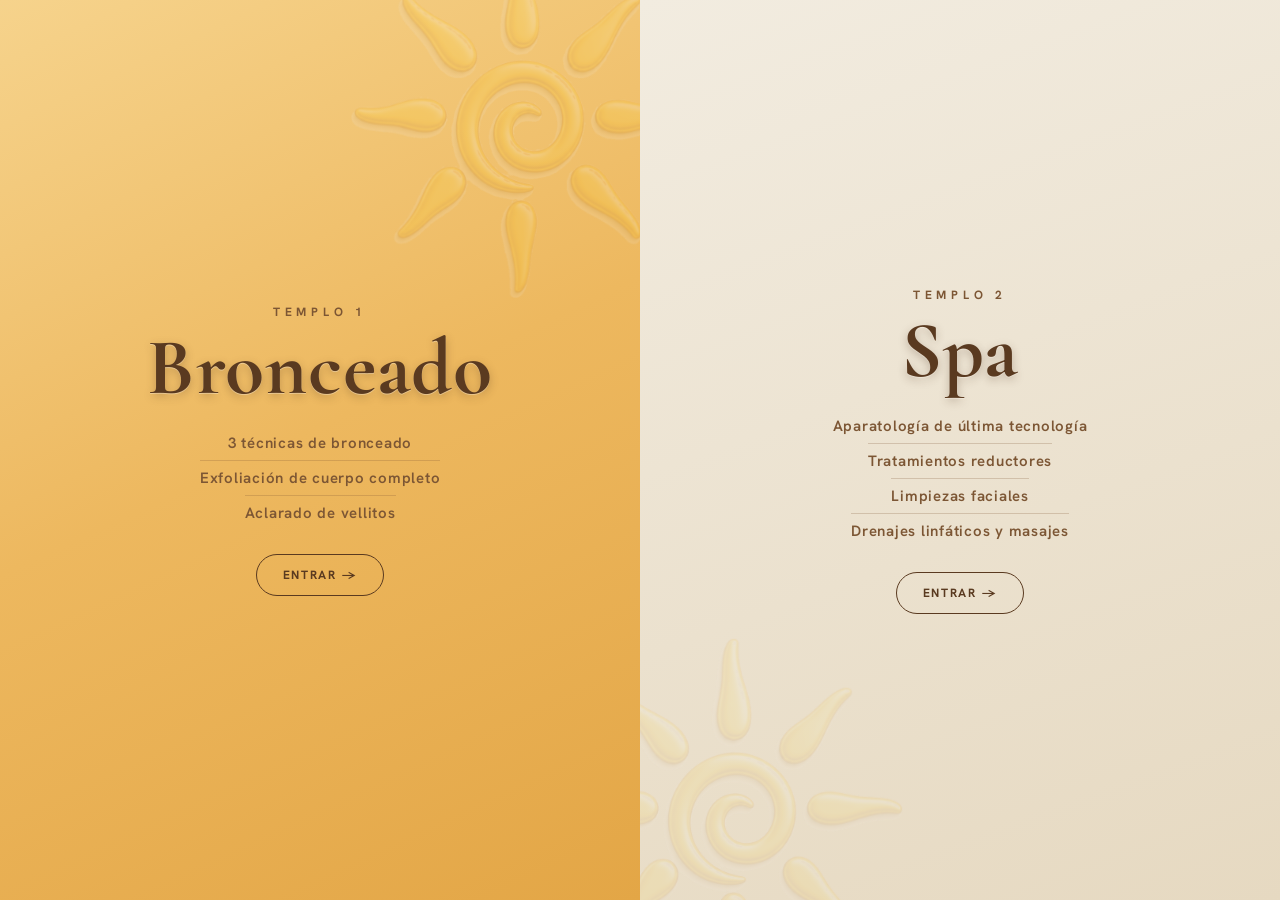
<file: index.html>
<!DOCTYPE html>
<html lang="es">
<head>
<meta charset="UTF-8">
<meta name="viewport" content="width=device-width, initial-scale=1">
<meta http-equiv="refresh" content="0; url=hub/">
<link rel="canonical" href="hub/">
<title>SOLESSA · Bronceado & Spa</title>
</head>
<body style="font-family:system-ui,sans-serif;background:#F0E9DD;color:#5A3A20;display:grid;place-items:center;height:100vh;margin:0">
<p>Redirigiendo a <a href="hub/" style="color:#B8893D">SOLESSA</a>…</p>
</body>
</html>
</file>
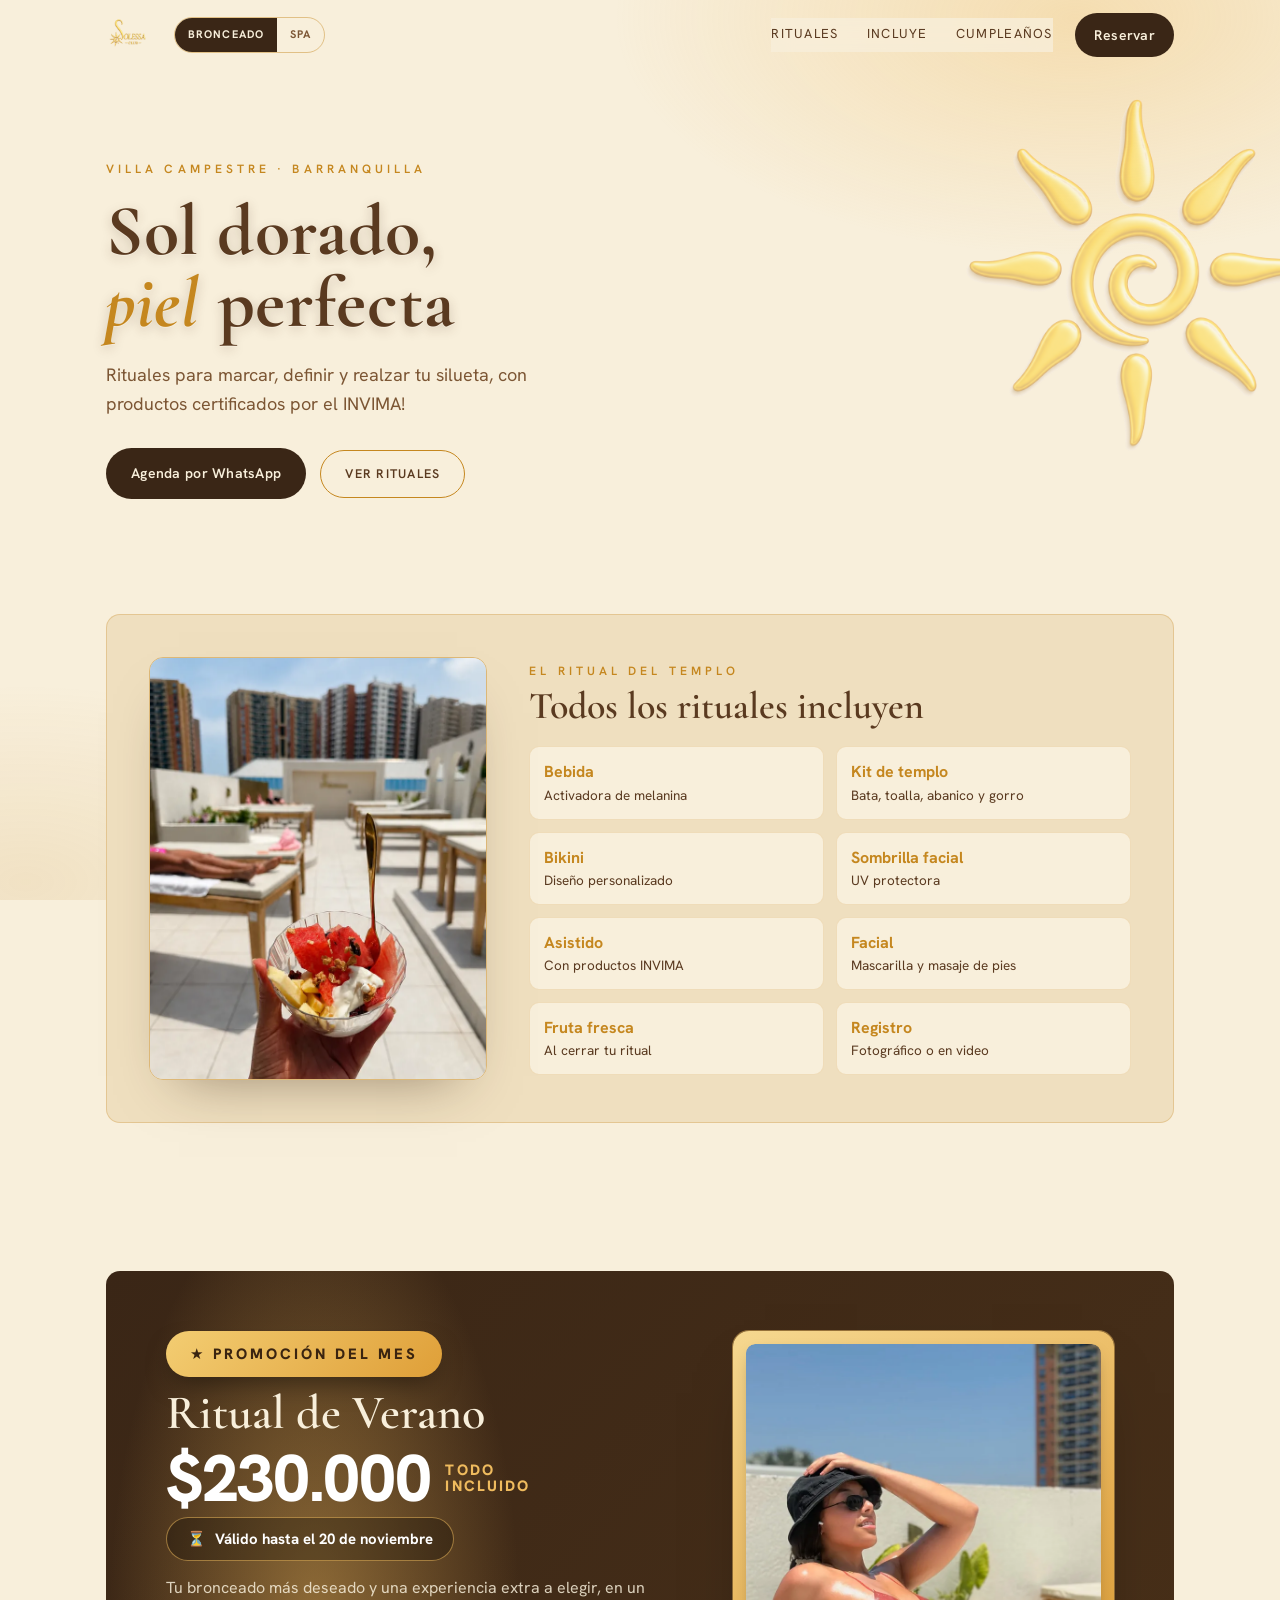
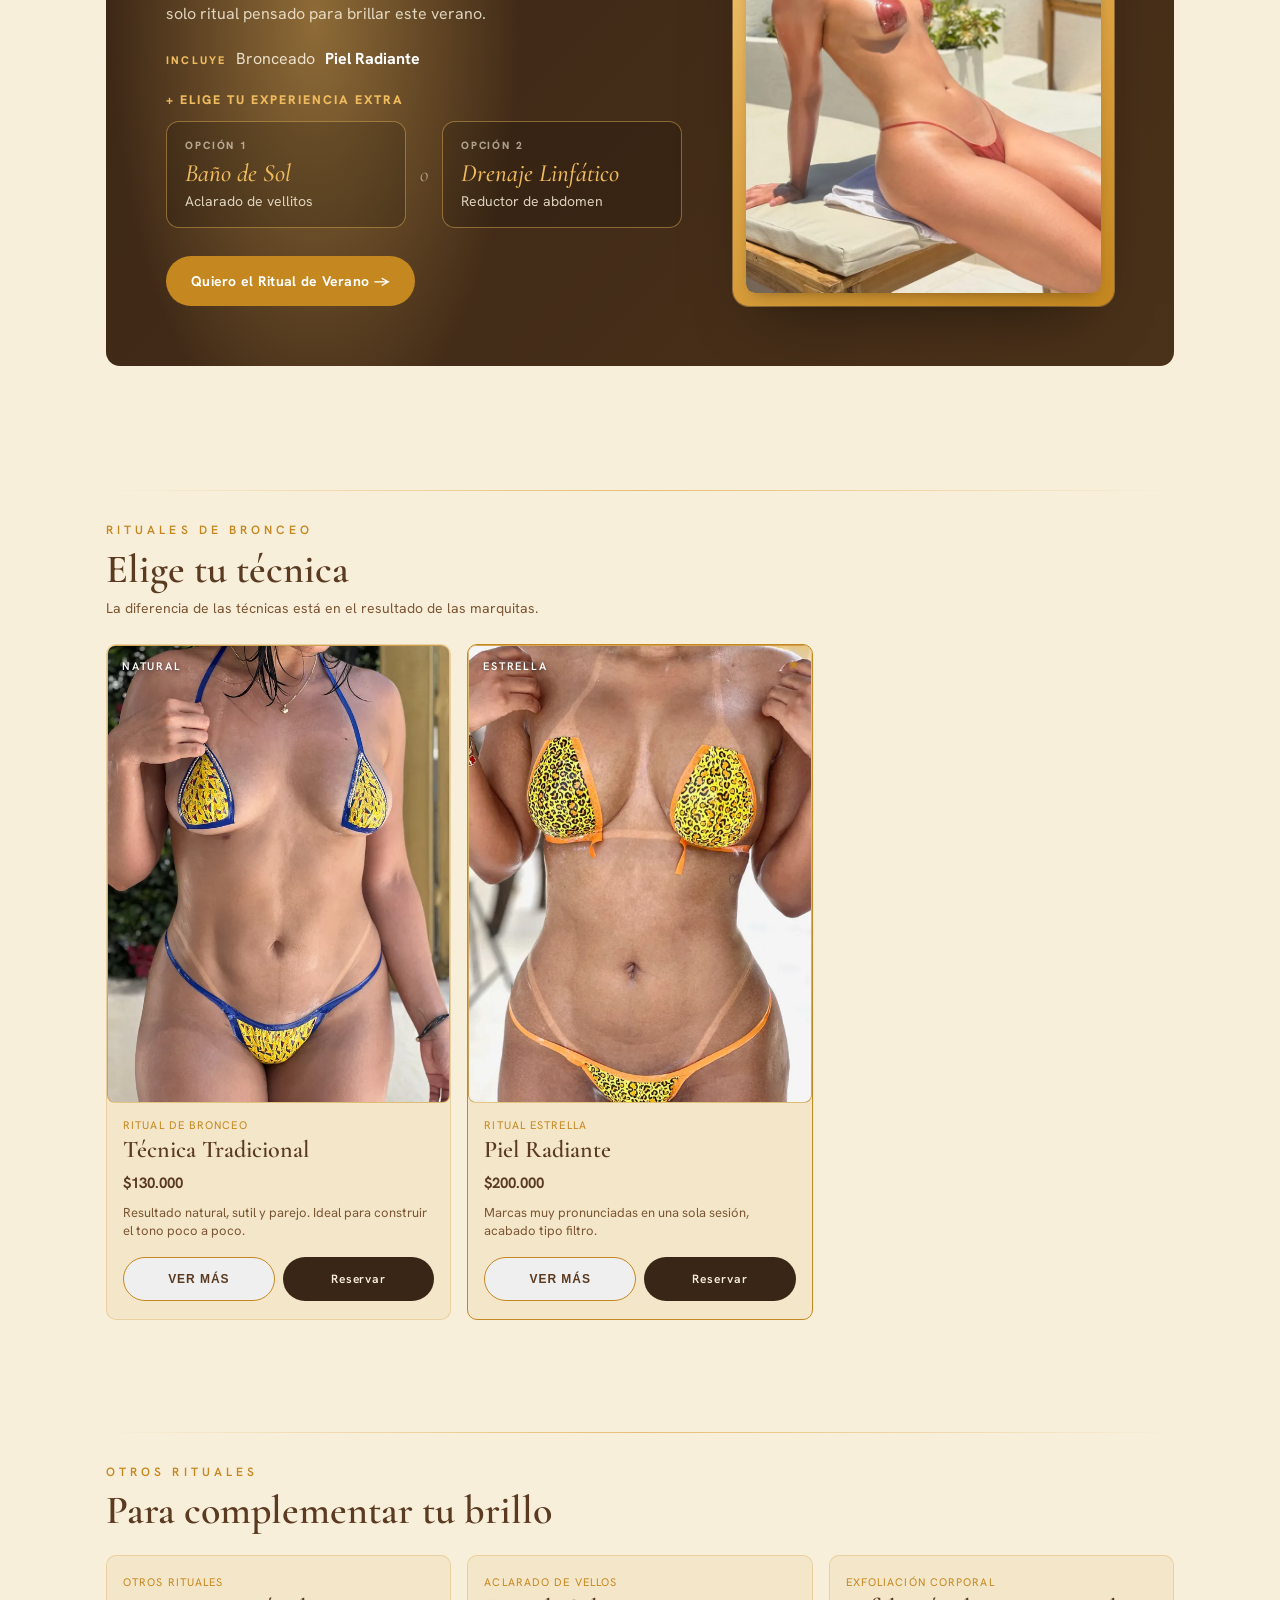
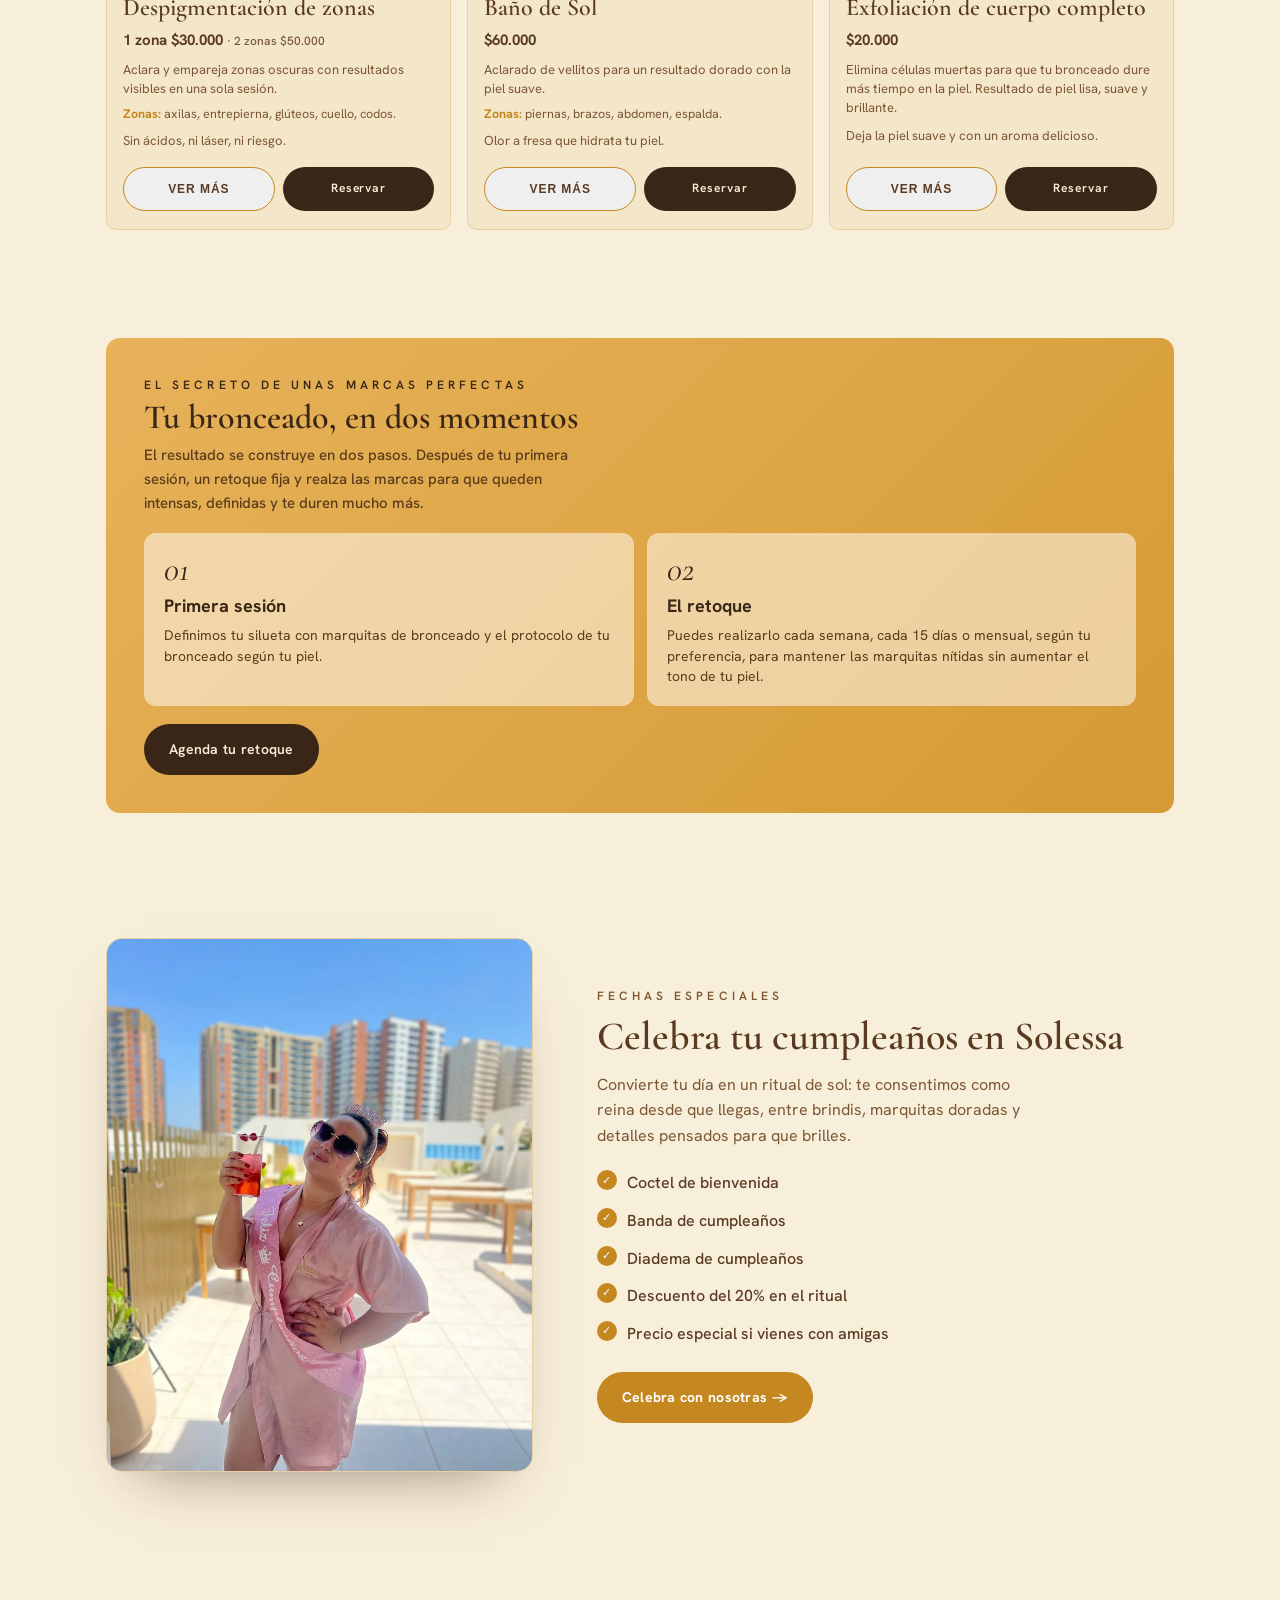
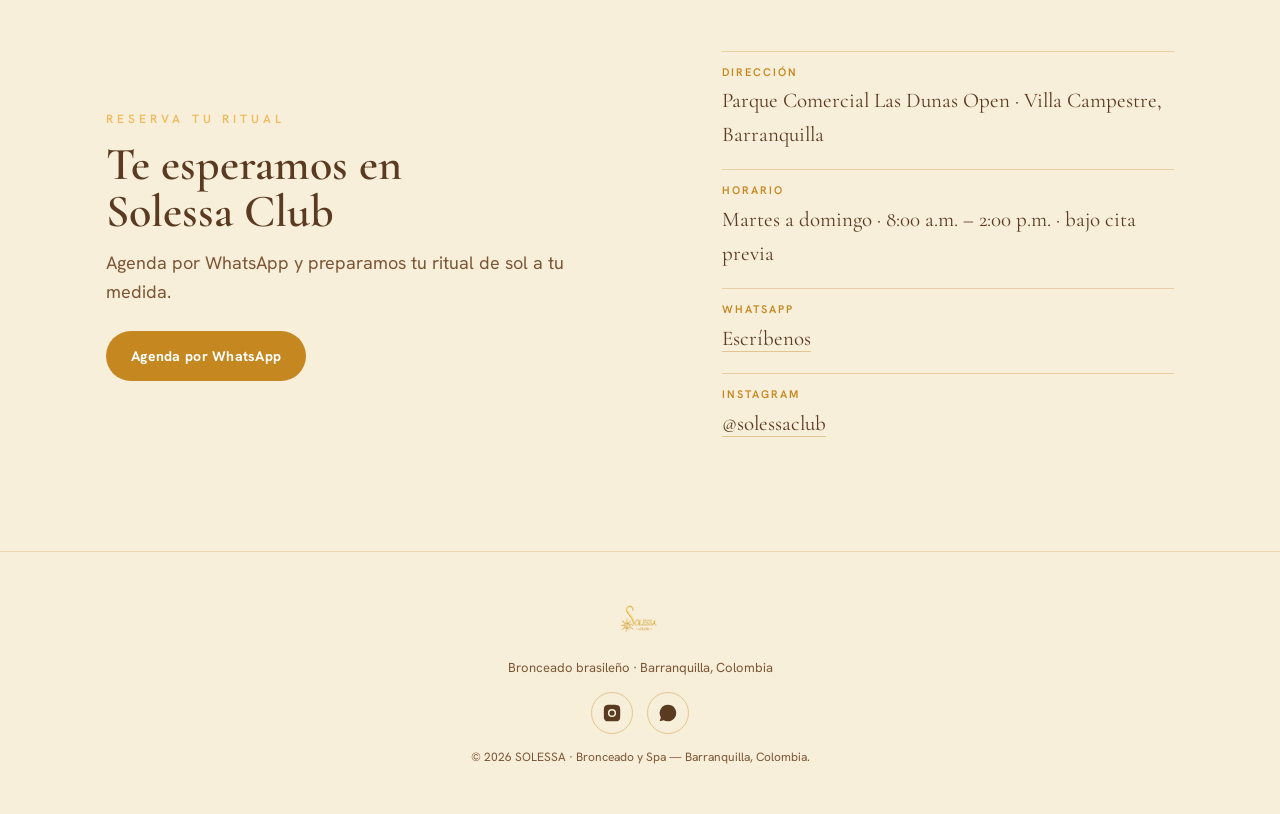
<file: bronceado/index.html>
<!DOCTYPE html>
<html lang="es" style="color-scheme:light">
<head>
<meta charset="UTF-8">
<meta name="viewport" content="width=device-width, initial-scale=1, viewport-fit=cover">
<title>Solessa Bronceado · Bronceado brasileño en Barranquilla</title>
<meta name="description" content="Bronceado brasileño asistido en Barranquilla. Técnica tradicional y Piel Radiante. Productos INVIMA, ritual completo incluido.">
<meta name="theme-color" content="#F8EFDB">
<meta name="color-scheme" content="light">
<link rel="preconnect" href="https://fonts.googleapis.com">
<link rel="preconnect" href="https://fonts.gstatic.com" crossorigin>
<link rel="preconnect" href="https://wa.me">
<link rel="icon" href="assets/img/favicon.png" type="image/png">
<link rel="apple-touch-icon" href="assets/img/favicon.png">
<meta property="og:type" content="website">
<meta property="og:site_name" content="Solessa Bronceado">
<meta property="og:title" content="Solessa Bronceado · Barranquilla">
<meta property="og:description" content="Bronceado brasileño asistido. Técnicas, Piel Radiante y ritual completo incluido.">
<meta property="og:url" content="https://bronceado.solessa.com/">
<meta property="og:image" content="https://bronceado.solessa.com/assets/img/og.png">
<meta property="og:image:width" content="240"><meta property="og:image:height" content="240">
<meta property="og:locale" content="es_CO">
<meta name="twitter:card" content="summary">
<meta name="twitter:title" content="Solessa Bronceado · Barranquilla">
<meta name="twitter:description" content="Bronceado brasileño asistido. Piel Radiante y ritual completo.">
<meta name="twitter:image" content="https://bronceado.solessa.com/assets/img/og.png">
<link rel="stylesheet" href="https://fonts.googleapis.com/css2?family=Cormorant+Garamond:ital,wght@0,400;0,500;0,600;0,700;1,400;1,500&family=Hanken+Grotesk:wght@400;500;600;700;800&display=swap">
<link rel="stylesheet" href="assets/css/styles.css">
</head>
<body>
<a class="skip" href="#main">Saltar al contenido</a>

<div class="splash" id="splash" aria-hidden="true">
  <img src="assets/img/mark-s.png" alt="" width="150" height="294" class="splash__logo">
</div>

<header class="nav" id="nav">
  <div class="nav__in">
    <a class="brand" href="#inicio" aria-label="Solessa Bronceado — inicio" translate="no">
      <img src="assets/img/logo-club.png" alt="Solessa Bronceado" width="120" height="49">
    </a>
    <div class="switch" role="group" aria-label="Cambiar de mundo Solessa" translate="no">
      <span class="switch__opt is-active" aria-current="page">Bronceado</span>
      <a class="switch__opt" data-config-href="worldSpa" href="#">Spa</a>
    </div>
    <nav class="nav__links" aria-label="Principal">
      <a href="#rituales">Rituales</a>
      <a href="#incluye">Incluye</a>
      <a href="#cumpleanos">Cumpleaños</a>
    </nav>
    <a class="btn btn--wa nav__cta" data-wa href="#" aria-label="Escríbenos por WhatsApp"><span>Reservar</span></a>
    <button class="nav__burger" id="burger" aria-label="Abrir menú" aria-expanded="false" aria-controls="drawer"><span></span><span></span><span></span></button>
  </div>
</header>

<div class="drawer" id="drawer" aria-hidden="true">
  <nav class="drawer__nav" aria-label="Menú móvil">
    <div class="switch switch--drawer" role="group" aria-label="Cambiar de mundo Solessa" translate="no">
      <span class="switch__opt is-active" aria-current="page">Bronceado</span>
      <a class="switch__opt" data-config-href="worldSpa" href="#">Spa</a>
    </div>
    <a href="#rituales">Rituales</a>
    <a href="#incluye">Incluye</a>
    <a href="#cumpleanos">Cumpleaños</a>
    <a class="btn btn--wa" data-wa href="#">Reservar por WhatsApp</a>
  </nav>
</div>

<main id="main">
  <section class="hero" id="inicio">
    <div class="seal" aria-hidden="true"><img src="assets/img/sun.png" alt="" width="380" height="394"></div>
    <div class="wrap">
      <div class="hero__copy" data-reveal>
        <p class="eyebrow">Villa Campestre · Barranquilla</p>
        <h1 class="hero__title">Sol dorado,<br><em>piel</em> perfecta</h1>
        <p class="lede">Rituales para marcar, definir y realzar tu silueta, con productos certificados por el INVIMA!</p>
        <div class="row">
          <a class="btn btn--wa" data-wa data-msg="Hola Solessa Bronceado, quiero agendar mi ritual." href="#"><span>Agenda por WhatsApp</span></a>
          <a class="btn btn--ghost" href="#rituales">Ver rituales</a>
        </div>
      </div>
    </div>
  </section>

  <!-- INCLUYE (destacado, bajo el hero) -->
  <section class="incluye" id="incluye">
    <div class="wrap">
      <div class="incluye__card" data-reveal>
        <div class="incluye__photo" aria-hidden="true">
          <img class="incl-slide is-on" src="assets/img/incl-1.webp" width="720" height="1026" alt="">
          <img class="incl-slide" src="assets/img/incl-2.webp" width="720" height="960" alt="" loading="lazy">
          <img class="incl-slide" src="assets/img/incl-3.webp" width="720" height="960" alt="" loading="lazy">
          <img class="incl-slide" src="assets/img/incl-4.webp" width="720" height="960" alt="" loading="lazy">
          <img class="incl-slide" src="assets/img/incl-5.webp" width="720" height="960" alt="" loading="lazy">
          <img class="incl-slide" src="assets/img/incl-6.webp" width="720" height="960" alt="" loading="lazy">
          <img class="incl-slide" src="assets/img/incl-7.webp" width="720" height="870" alt="" loading="lazy">
          <img class="incl-slide" src="assets/img/incl-8.webp" width="720" height="960" alt="" loading="lazy">
          <img class="incl-slide" src="assets/img/incl-9.webp" width="720" height="1013" alt="" loading="lazy">
          <img class="incl-slide" src="assets/img/incl-10.webp" width="720" height="960" alt="" loading="lazy">
        </div>
        <div class="incluye__content">
          <p class="eyebrow">El ritual del templo</p>
          <h2 class="incluye__title">Todos los rituales incluyen</h2>
          <ul class="incluye__grid">
            <li><b>Bebida</b> Activadora de melanina</li>
            <li><b>Kit de templo</b> Bata, toalla, abanico y gorro</li>
            <li><b>Bikini</b> Diseño personalizado</li>
            <li><b>Sombrilla facial</b> UV protectora</li>
            <li><b>Asistido</b> Con productos INVIMA</li>
            <li><b>Facial</b> Mascarilla y masaje de pies</li>
            <li><b>Fruta fresca</b> Al cerrar tu ritual</li>
            <li><b>Registro</b> Fotográfico o en video</li>
          </ul>
        </div>
      </div>
    </div>
  </section>

  <!-- ESTRELLA -->
  <section class="star" id="piel-radiante">
    <div class="wrap">
      <div class="star__card" data-reveal>
        <div class="star__glow" aria-hidden="true"></div>
        <div class="star__body">
          <span class="star__badge">★ Promoción del mes</span>
          <h2 class="star__title">Ritual de Verano</h2>
          <div class="star__pricerow">
            <span class="star__amount">$230.000</span>
            <span class="star__amount-lbl">todo<br>incluido</span>
          </div>
          <span class="star__valid">Válido hasta el 20 de noviembre</span>
          <p class="star__lede">Tu bronceado más deseado y una experiencia extra a elegir, en un solo ritual pensado para brillar este verano.</p>
          <div class="star__includes"><span class="k">Incluye</span> Bronceado <b>Piel Radiante</b></div>
          <p class="star__choose-label">+ Elige tu experiencia extra</p>
          <div class="star__choose">
            <div class="opt"><span class="ok">Opción 1</span><b>Baño de Sol</b><span class="od">Aclarado de vellitos</span></div>
            <div class="oor">o</div>
            <div class="opt"><span class="ok">Opción 2</span><b>Drenaje Linfático</b><span class="od">Reductor de abdomen</span></div>
          </div>
          <a class="btn btn--gold" data-wa data-msg="Hola, quiero el Ritual de Verano (Piel Radiante + experiencia extra)." href="#">Quiero el Ritual de Verano →</a>
        </div>
        <div class="star__photo">
          <picture>
            <source srcset="assets/img/piel-radiante.webp" type="image/webp">
            <img src="assets/img/piel-radiante.jpg" width="900" height="1200" alt="Resultado del bronceado Piel Radiante: piel dorada, hidratada y contorneada" loading="lazy">
          </picture>
        </div>
      </div>
    </div>
  </section>

  <!-- RITUALES -->
  <section class="cat" id="rituales">
    <div class="wrap">
      <hr class="rule" aria-hidden="true">
      <header class="cat__head" data-reveal>
        <p class="eyebrow">Rituales de bronceo</p>
        <h2 class="cat__title">Elige tu técnica</h2>
        <p class="cat__sub">La diferencia de las técnicas está en el resultado de las marquitas.</p>
      </header>
      <div class="grid">
        <article class="card" data-reveal data-name="Técnica Tradicional" data-cat="Ritual de bronceo" data-price="$130.000">
          <div class="ph ph--card">
            <picture class="card__pic"><source srcset="assets/img/t-tradicional.webp" type="image/webp"><img src="assets/img/t-tradicional.jpg" width="640" height="853" alt="Bronceado Técnica Tradicional en Solessa" loading="lazy"></picture>
            <span class="ph__tag">Natural</span>
          </div>
          <div class="card__body">
            <small>Ritual de bronceo</small>
            <h3>Técnica Tradicional</h3>
            <p class="card__price">$130.000</p>
            <p class="card__desc">Resultado natural, sutil y parejo. Ideal para construir el tono poco a poco.</p>
            <div class="card__actions">
              <button class="btn btn--ghost" type="button" data-vermas>Ver más</button>
              <a class="btn btn--wa" data-wa data-msg="Hola, quiero reservar el ritual Técnica Tradicional." href="#">Reservar</a>
            </div>
          </div>
          <div class="card__detail" hidden>
            <p>Resultado natural, sutil y parejo. Ideal para construir el tono poco a poco.</p>
            <div class="m-group"><h4>Con amigas</h4><ul><li>De 2 a 4 amigas <span>$115.000 c/u</span></li><li>Desde 5 amigas <span>Espacio privado + descuento</span></li></ul></div>
            <div class="m-group"><h4>Membresía</h4><ul><li>3 sesiones <span>$350.000</span></li></ul><p class="m-note">Válida 1 mes · personal e intransferible.</p></div>
          </div>
        </article>

        <article class="card card--star" data-reveal data-name="Piel Radiante" data-cat="Ritual estrella" data-price="$200.000">
          <div class="ph ph--card">
            <picture class="card__pic"><source srcset="assets/img/t-radiante.webp" type="image/webp"><img src="assets/img/t-radiante.jpg" width="640" height="753" alt="Bronceado Piel Radiante en Solessa" loading="lazy"></picture>
            <span class="ph__tag">Estrella</span>
          </div>
          <div class="card__body">
            <small>Ritual estrella</small>
            <h3>Piel Radiante</h3>
            <p class="card__price">$200.000</p>
            <p class="card__desc">Marcas muy pronunciadas en una sola sesión, acabado tipo filtro.</p>
            <div class="card__actions">
              <button class="btn btn--ghost" type="button" data-vermas>Ver más</button>
              <a class="btn btn--wa" data-wa data-msg="Hola, quiero reservar el ritual Piel Radiante." href="#">Reservar</a>
            </div>
          </div>
          <div class="card__detail" hidden>
            <p>Marcas muy pronunciadas en una sola sesión. Tono dorado y radiante, acabado tipo filtro, hidratado y parejo. Su resultado puede durar hasta 2 meses.</p>
            <div class="m-group"><h4>Con amigas</h4><ul><li>De 2 a 4 amigas <span>$185.000 c/u</span></li><li>Desde 5 amigas <span>Espacio privado + descuento</span></li></ul></div>
            <div class="m-group"><h4>Para mantenerlo</h4><p class="m-note">Te recomendamos un retoque tras la primera sesión para conservar las marcas intensas y definidas.</p></div>
          </div>
        </article>
      </div>
    </div>
  </section>

  <!-- OTROS RITUALES -->
  <section class="cat">
    <div class="wrap">
      <hr class="rule" aria-hidden="true">
      <header class="cat__head" data-reveal>
        <p class="eyebrow">Otros rituales</p>
        <h2 class="cat__title">Para complementar tu brillo</h2>
      </header>
      <div class="grid">
        <article class="card card--noimg" data-reveal data-name="Despigmentación de zonas" data-cat="Otros rituales" data-price="Desde $30.000">
          <div class="card__body">
            <small>Otros rituales</small>
            <h3>Despigmentación de zonas</h3>
            <p class="card__price">1 zona $30.000 <small>· 2 zonas $50.000</small></p>
            <p class="card__desc">Aclara y empareja zonas oscuras con resultados visibles en una sola sesión.</p>
            <p class="card__desc card__zones"><b>Zonas:</b> axilas, entrepierna, glúteos, cuello, codos.</p>
            <p class="card__desc">Sin ácidos, ni láser, ni riesgo.</p>
            <div class="card__actions">
              <button class="btn btn--ghost" type="button" data-vermas>Ver más</button>
              <a class="btn btn--wa" data-wa data-msg="Hola, quiero reservar Despigmentación de zonas." href="#">Reservar</a>
            </div>
          </div>
          <div class="card__detail" hidden>
            <p>Aclara y empareja zonas oscuras. Sin ácidos, sin láser, sin riesgo.</p>
            <div class="m-group"><h4>Zonas a elegir</h4><p class="m-note">Axilas, entrepierna, glúteos, rodillas, codos, cuello.</p></div>
            <div class="m-group"><h4>Precios</h4><ul><li>1 zona <span>$30.000</span></li><li>2 zonas <span>$50.000</span></li></ul></div>
            <div class="m-group"><h4>Antes de tu cita</h4><p class="m-note">No te rasures 2 días antes. Evita láser 15 días antes y después.</p></div>
          </div>
        </article>

        <article class="card card--noimg" data-reveal data-name="Baño de Sol" data-cat="Aclarado de vellos" data-price="$60.000">
          <div class="card__body">
            <small>Aclarado de vellos</small>
            <h3>Baño de Sol</h3>
            <p class="card__price">$60.000</p>
            <p class="card__desc">Aclarado de vellitos para un resultado dorado con la piel suave.</p>
            <p class="card__desc card__zones"><b>Zonas:</b> piernas, brazos, abdomen, espalda.</p>
            <p class="card__desc">Olor a fresa que hidrata tu piel.</p>
            <div class="card__actions">
              <button class="btn btn--ghost" type="button" data-vermas>Ver más</button>
              <a class="btn btn--wa" data-wa data-msg="Hola, quiero reservar el Baño de Sol." href="#">Reservar</a>
            </div>
          </div>
          <div class="card__detail" hidden>
            <p>Aclara los vellos del cuerpo. Acabado dorado y aroma a fresa.</p>
            <div class="m-group"><h4>Zonas</h4><p class="m-note">Brazos, espalda, piernas, abdomen.</p></div>
            <div class="m-group"><h4>Ideal si</h4><p class="m-note">Quieres reducir vellos sin depilarte, o complementar tu bronceo.</p></div>
          </div>
        </article>

        <article class="card card--noimg" data-reveal data-name="Exfoliación de cuerpo completo" data-cat="Exfoliación corporal" data-price="$20.000">
          <div class="card__body">
            <small>Exfoliación corporal</small>
            <h3>Exfoliación de cuerpo completo</h3>
            <p class="card__price">$20.000</p>
            <p class="card__desc">Elimina células muertas para que tu bronceado dure más tiempo en la piel. Resultado de piel lisa, suave y brillante.</p>
            <p class="card__desc">Deja la piel suave y con un aroma delicioso.</p>
            <div class="card__actions">
              <button class="btn btn--ghost" type="button" data-vermas>Ver más</button>
              <a class="btn btn--wa" data-wa data-msg="Hola, quiero reservar la Exfoliación de cuerpo completo." href="#">Reservar</a>
            </div>
          </div>
          <div class="card__detail" hidden>
            <p>Exfoliación corporal. Piel lisa, renovada, con acabado tipo filtro.</p>
            <div class="m-group"><h4>Ideal si</h4><p class="m-note">Quieres preparar tu piel antes del bronceo o solo renovarla.</p></div>
            <div class="m-group"><h4>Tip</h4><p class="m-note">Exfoliación primero, luego bronceo: mejor adherencia y duración. Producto con registro INVIMA.</p></div>
          </div>
        </article>
      </div>
    </div>
  </section>

  <!-- RETOQUE -->
  <section class="retoque">
    <div class="wrap">
      <div class="retoque__card" data-reveal>
        <p class="eyebrow" style="color:var(--bronze)">El secreto de unas marcas perfectas</p>
        <h2 class="retoque__title">Tu bronceado, en dos momentos</h2>
        <p class="retoque__lede">El resultado se construye en dos pasos. Después de tu primera sesión, un retoque fija y realza las marcas para que queden intensas, definidas y te duren mucho más.</p>
        <div class="retoque__steps">
          <div class="step"><div class="num">01</div><h4>Primera sesión</h4><p>Definimos tu silueta con marquitas de bronceado y el protocolo de tu bronceado según tu piel.</p></div>
          <div class="step"><div class="num">02</div><h4>El retoque</h4><p>Puedes realizarlo cada semana, cada 15 días o mensual, según tu preferencia, para mantener las marquitas nítidas sin aumentar el tono de tu piel.</p></div>
        </div>
        <a class="btn btn--wa" data-wa data-msg="Hola, quiero agendar mi retoque de bronceado." href="#">Agenda tu retoque</a>
      </div>
    </div>
  </section>

  <!-- CUMPLEAÑOS -->
  <section class="bday" id="cumpleanos">
    <div class="wrap bday__grid">
      <div class="bday__media" data-reveal>
        <img class="bday-slide is-on" src="assets/img/cumple-1.webp" width="760" height="1013" alt="Clienta celebrando su cumpleaños en Solessa" loading="lazy">
        <img class="bday-slide" src="assets/img/cumple-2.webp" width="760" height="1013" alt="" loading="lazy">
        <img class="bday-slide" src="assets/img/cumple-3.webp" width="760" height="1013" alt="" loading="lazy">
        <img class="bday-slide" src="assets/img/cumple-4.webp" width="760" height="1013" alt="" loading="lazy">
        <img class="bday-slide" src="assets/img/cumple-5.webp" width="760" height="1013" alt="" loading="lazy">
      </div>
      <div class="bday__copy" data-reveal>
        <p class="eyebrow eyebrow--sun">Fechas especiales</p>
        <h2 class="bday__title">Celebra tu cumpleaños en Solessa</h2>
        <p>Convierte tu día en un ritual de sol: te consentimos como reina desde que llegas, entre brindis, marquitas doradas y detalles pensados para que brilles.</p>
        <ul class="bday__list">
          <li>Coctel de bienvenida</li>
          <li>Banda de cumpleaños</li>
          <li>Diadema de cumpleaños</li>
          <li>Descuento del 20% en el ritual</li>
          <li>Precio especial si vienes con amigas</li>
        </ul>
        <a class="btn btn--gold" data-wa data-msg="Hola, quiero celebrar mi cumpleaños en Solessa." href="#">Celebra con nosotras →</a>
      </div>
    </div>
  </section>

  <!-- CONTACTO -->
  <section class="contact" id="contacto">
    <div class="wrap contact__grid">
      <div class="contact__copy" data-reveal>
        <p class="eyebrow eyebrow--sun">Reserva tu ritual</p>
        <h2 class="contact__title">Te esperamos en<br>Solessa Club</h2>
        <p class="lede">Agenda por WhatsApp y preparamos tu ritual de sol a tu medida.</p>
        <a class="btn btn--gold" data-wa data-msg="Hola Solessa Bronceado, quiero agendar mi ritual." href="#">Agenda por WhatsApp</a>
      </div>
      <dl class="contact__info" data-reveal>
        <div><dt>Dirección</dt><dd data-config="address">Barranquilla, Colombia</dd></div>
        <div><dt>Horario</dt><dd data-config="hours">Martes a domingo · 8:00 a.m. – 2:00 p.m. · bajo cita previa</dd></div>
        <div><dt>WhatsApp</dt><dd><a data-wa data-config="phoneText" href="#">Escríbenos</a></dd></div>
        <div><dt>Instagram</dt><dd><a data-config="instagram" data-config-href="instagramUrl" href="#" target="_blank" rel="noopener">@solessaclub</a></dd></div>
      </dl>
    </div>
  </section>
</main>

<footer>
  <div class="wrap foot__in">
    <a class="brand" href="#inicio" aria-label="Solessa Bronceado — inicio" translate="no"><img src="assets/img/logo-club.png" alt="Solessa Bronceado" width="110" height="45" loading="lazy"></a>
    <p class="foot__tag">Bronceado brasileño · Barranquilla, Colombia</p>
    <div class="foot__social">
      <a data-config-href="instagramUrl" href="#" target="_blank" rel="noopener" aria-label="Instagram"><svg viewBox="0 0 24 24" width="20" height="20" aria-hidden="true"><path fill="currentColor" d="M12 2.2c3.2 0 3.6 0 4.9.1 1.2.1 1.8.2 2.2.4.6.2 1 .5 1.4.9.4.4.7.8.9 1.4.2.4.3 1 .4 2.2.1 1.3.1 1.7.1 4.9s0 3.6-.1 4.9c-.1 1.2-.2 1.8-.4 2.2-.2.6-.5 1-.9 1.4-.4.4-.8.7-1.4.9-.4.2-1 .3-2.2.4-1.3.1-1.7.1-4.9.1s-3.6 0-4.9-.1c-1.2-.1-1.8-.2-2.2-.4a3.8 3.8 0 0 1-1.4-.9 3.8 3.8 0 0 1-.9-1.4c-.2-.4-.3-1-.4-2.2C2.2 15.6 2.2 15.2 2.2 12s0-3.6.1-4.9c.1-1.2.2-1.8.4-2.2.2-.6.5-1 .9-1.4.4-.4.8-.7 1.4-.9.4-.2 1-.3 2.2-.4C8.4 2.2 8.8 2.2 12 2.2Zm0 4.9a4.9 4.9 0 1 0 0 9.8 4.9 4.9 0 0 0 0-9.8Zm0 8a3.1 3.1 0 1 1 0-6.2 3.1 3.1 0 0 1 0 6.2Zm6.2-8.2a1.1 1.1 0 1 1-2.3 0 1.1 1.1 0 0 1 2.3 0Z"/></svg></a>
      <a data-wa href="#" aria-label="WhatsApp"><svg viewBox="0 0 24 24" width="20" height="20" aria-hidden="true"><path fill="currentColor" d="M12 2a10 10 0 0 0-8.6 15.1L2 22l4.9-1.3A10 10 0 1 0 12 2Z"/></svg></a>
    </div>
    <p class="foot__legal">© <span id="year">2026</span> <span translate="no">SOLESSA</span> · Bronceado y Spa — Barranquilla, Colombia.</p>
  </div>
</footer>

<!-- MODAL -->
<div class="modal" id="modal" aria-hidden="true">
  <div class="modal__overlay" data-close></div>
  <div class="modal__panel" role="dialog" aria-modal="true" aria-labelledby="modalTitle">
    <button class="modal__close" data-close aria-label="Cerrar">&times;</button>
    <div class="modal__body">
      <small class="modal__cat" id="modalCat"></small>
      <h3 id="modalTitle"></h3>
      <p class="modal__price" id="modalPrice"></p>
      <div class="modal__detail" id="modalDetail"></div>
      <a class="btn btn--gold" id="modalWa" data-wa href="#">Agendar este ritual</a>
    </div>
  </div>
</div>

<div class="lightbox" id="lightbox" aria-hidden="true">
  <button class="lightbox__close" data-lbclose aria-label="Cerrar">&times;</button>
  <div class="lightbox__stage"><div class="ph ph--lb"><span class="ph__tag" id="lbTag">foto</span></div></div>
</div>

<script src="assets/js/main.js" defer></script>
</body>
</html>
</file>
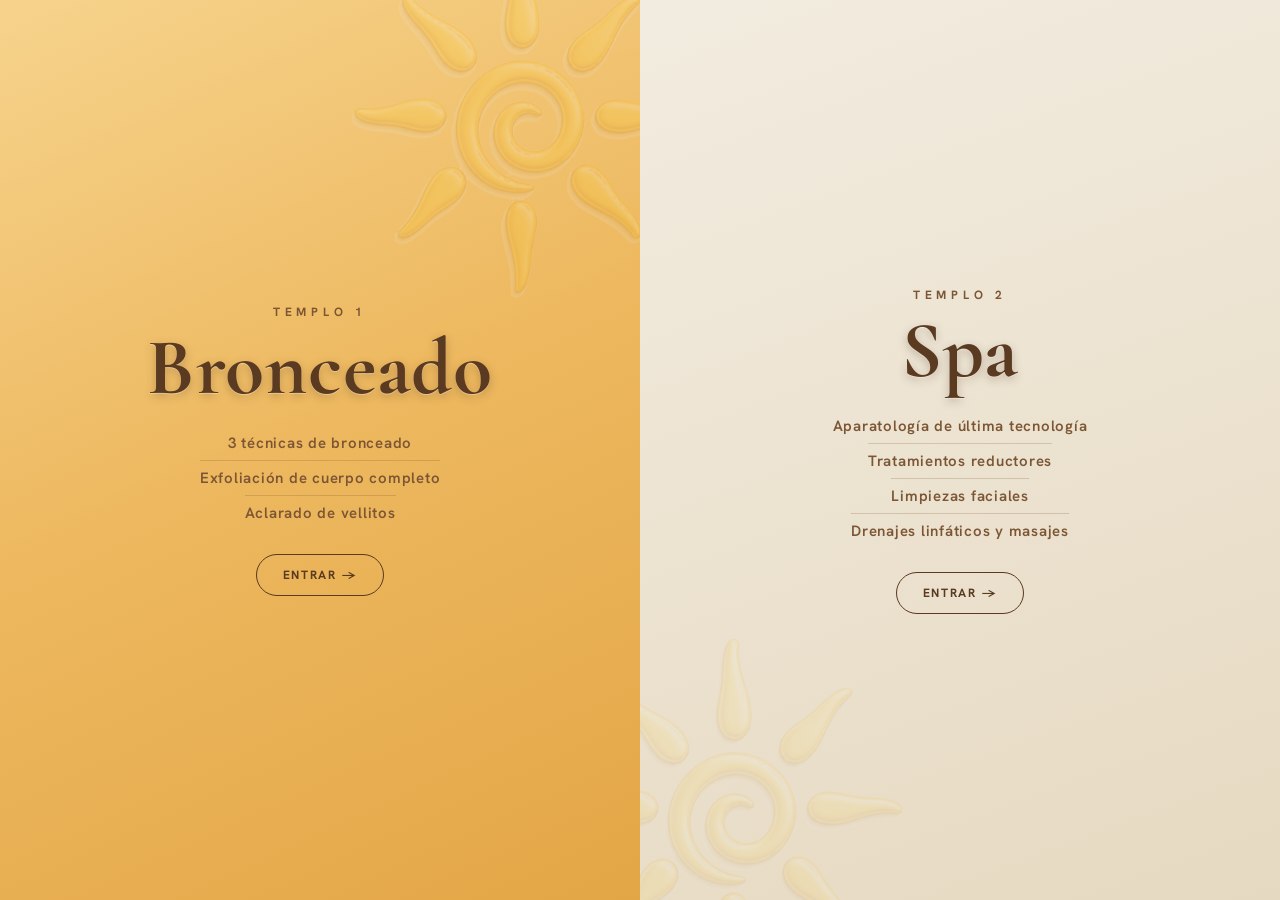
<file: hub/index.html>
<!DOCTYPE html>
<html lang="es" style="color-scheme:light">
<head>
<meta charset="UTF-8">
<meta name="viewport" content="width=device-width, initial-scale=1, viewport-fit=cover">
<title>SOLESSA · Elige tu templo</title>
<meta name="description" content="SOLESSA — dos templos: Bronceado brasileño y Spa de estética y bienestar en Barranquilla.">
<meta name="theme-color" content="#EDB85F">
<link rel="icon" href="assets/img/favicon.png" type="image/png">
<link rel="preconnect" href="https://fonts.googleapis.com">
<link rel="preconnect" href="https://fonts.gstatic.com" crossorigin>
<link href="https://fonts.googleapis.com/css2?family=Cormorant+Garamond:ital,wght@0,500;0,600;0,700;1,400&family=Hanken+Grotesk:wght@400;500;600;700&display=swap" rel="stylesheet">
<style>
  *{box-sizing:border-box;margin:0;padding:0}
  a{color:inherit;text-decoration:none}
  :root{--display:"Cormorant Garamond",serif;--ui:"Hanken Grotesk",system-ui,sans-serif;
    --cafe:#5A3A20;--cafe-soft:#7C5634;--ease:cubic-bezier(.22,.61,.36,1)}
  html,body{height:100%}
  body{font-family:var(--ui);overflow:hidden;color:var(--cafe);-webkit-font-smoothing:antialiased;-webkit-tap-highlight-color:transparent}

  .hub{display:flex;height:100dvh;width:100%}
  .side{position:relative;flex:1;display:flex;flex-direction:column;align-items:center;justify-content:center;
    text-align:center;padding:clamp(24px,5vw,48px);cursor:pointer;overflow:hidden;transition:flex .6s var(--ease)}
  .side>*{position:relative;z-index:1}
  .side__sun{position:absolute;width:min(66%,340px);opacity:.16;pointer-events:none;z-index:0}
  .bronceado{background:linear-gradient(155deg,#F6D38C 0%,#EDB85F 48%,#E3A646 100%)}
  .bronceado .side__sun{right:-8%;top:-6%;animation:spin 120s linear infinite}
  .spa{background:linear-gradient(160deg,#F2ECE0 0%,#E6D9C1 100%)}
  .spa .side__sun{left:-12%;bottom:-10%;opacity:.1;animation:spin 150s linear infinite reverse}

  .tlabel{font-size:12px;letter-spacing:.4em;text-transform:uppercase;color:var(--cafe-soft);font-weight:700;margin-bottom:8px}
  .label{font-family:var(--display);font-weight:700;font-size:clamp(46px,7vw,80px);line-height:1;letter-spacing:.01em;
    color:var(--cafe);text-shadow:0 1px 0 rgba(255,250,240,.35),0 3px 10px rgba(74,46,24,.28)}
  .desc{list-style:none;margin-top:18px;display:flex;flex-direction:column;align-items:center;color:var(--cafe-soft);font-weight:600;letter-spacing:.05em;font-size:clamp(12.5px,1.5vw,15px)}
  .desc li{padding:7px 0}
  .desc li+li{border-top:1px solid rgba(124,86,52,.24)}
  .enter{margin-top:24px;display:inline-flex;align-items:center;gap:8px;border:1.5px solid var(--cafe);border-radius:999px;
    padding:12px 26px;font-size:12px;letter-spacing:.14em;text-transform:uppercase;font-weight:700;color:var(--cafe);transition:background .25s,color .25s}
  .enter:hover{background:var(--cafe);color:#F6E9D4}
  .badge{display:inline-block;font-size:10.5px;letter-spacing:.24em;text-transform:uppercase;font-weight:700;color:var(--cafe);
    border:1px solid rgba(90,58,32,.5);border-radius:999px;padding:5px 13px;margin-bottom:14px}
  .countdown{display:flex;gap:14px;margin-top:22px}
  .cd-unit{display:flex;flex-direction:column;align-items:center;min-width:44px}
  .cd-unit b{font-family:var(--display);font-weight:700;font-size:clamp(28px,3.4vw,40px);line-height:1;color:var(--cafe);font-variant-numeric:tabular-nums}
  .cd-unit span{font-size:10px;letter-spacing:.16em;text-transform:uppercase;color:var(--cafe-soft);margin-top:5px}

  @media (hover:hover) and (min-width:701px){
    .hub:hover .side{flex:.9}
    .hub:hover .side:hover{flex:1.22}
  }
  @media (max-width:700px){
    .side{padding:26px 12px}
    .label{font-size:clamp(21px,6.4vw,30px)}
    .tlabel{font-size:10px;letter-spacing:.22em}
    .desc{margin-top:12px;font-size:10px;letter-spacing:.01em}
    .desc li{padding:5px 2px;line-height:1.25}
    .enter{margin-top:16px;padding:10px 15px;font-size:10.5px;letter-spacing:.1em}
    .badge{font-size:9px;padding:4px 9px;letter-spacing:.16em;margin-bottom:10px}
    .countdown{gap:6px;margin-top:16px}
    .cd-unit{min-width:32px}
    .cd-unit b{font-size:20px}
    .cd-unit span{font-size:8.5px;letter-spacing:.08em}
    .side__sun{width:min(95%,230px)}
  }
  @keyframes spin{to{transform:rotate(360deg)}}
  @media (prefers-reduced-motion:reduce){.side__sun{animation:none}.side,.soon-msg{transition:none}}
</style>
</head>
<body>
  <div class="hub">
    <!-- TEMPLO 1 · BRONCEADO ( enlace: local para pruebas; cambiar a la URL real al desplegar) -->
    <a class="side bronceado" href="../bronceado/">
      <img class="side__sun" src="assets/img/sun.png" alt="" aria-hidden="true">
      <p class="tlabel">Templo 1</p>
      <h2 class="label">Bronceado</h2>
      <ul class="desc">
        <li>3 técnicas de bronceado</li>
        <li>Exfoliación de cuerpo completo</li>
        <li>Aclarado de vellitos</li>
      </ul>
      <span class="enter">Entrar →</span>
    </a>

    <!-- TEMPLO 2 · SPA -->
    <a class="side spa" href="../spa/">
      <img class="side__sun" src="assets/img/sun.png" alt="" aria-hidden="true">
      <p class="tlabel">Templo 2</p>
      <h2 class="label">Spa</h2>
      <ul class="desc">
        <li>Aparatología de última tecnología</li>
        <li>Tratamientos reductores</li>
        <li>Limpiezas faciales</li>
        <li>Drenajes linfáticos y masajes</li>
      </ul>
      <span class="enter">Entrar →</span>
    </a>
  </div>
</body>
</html>
</file>
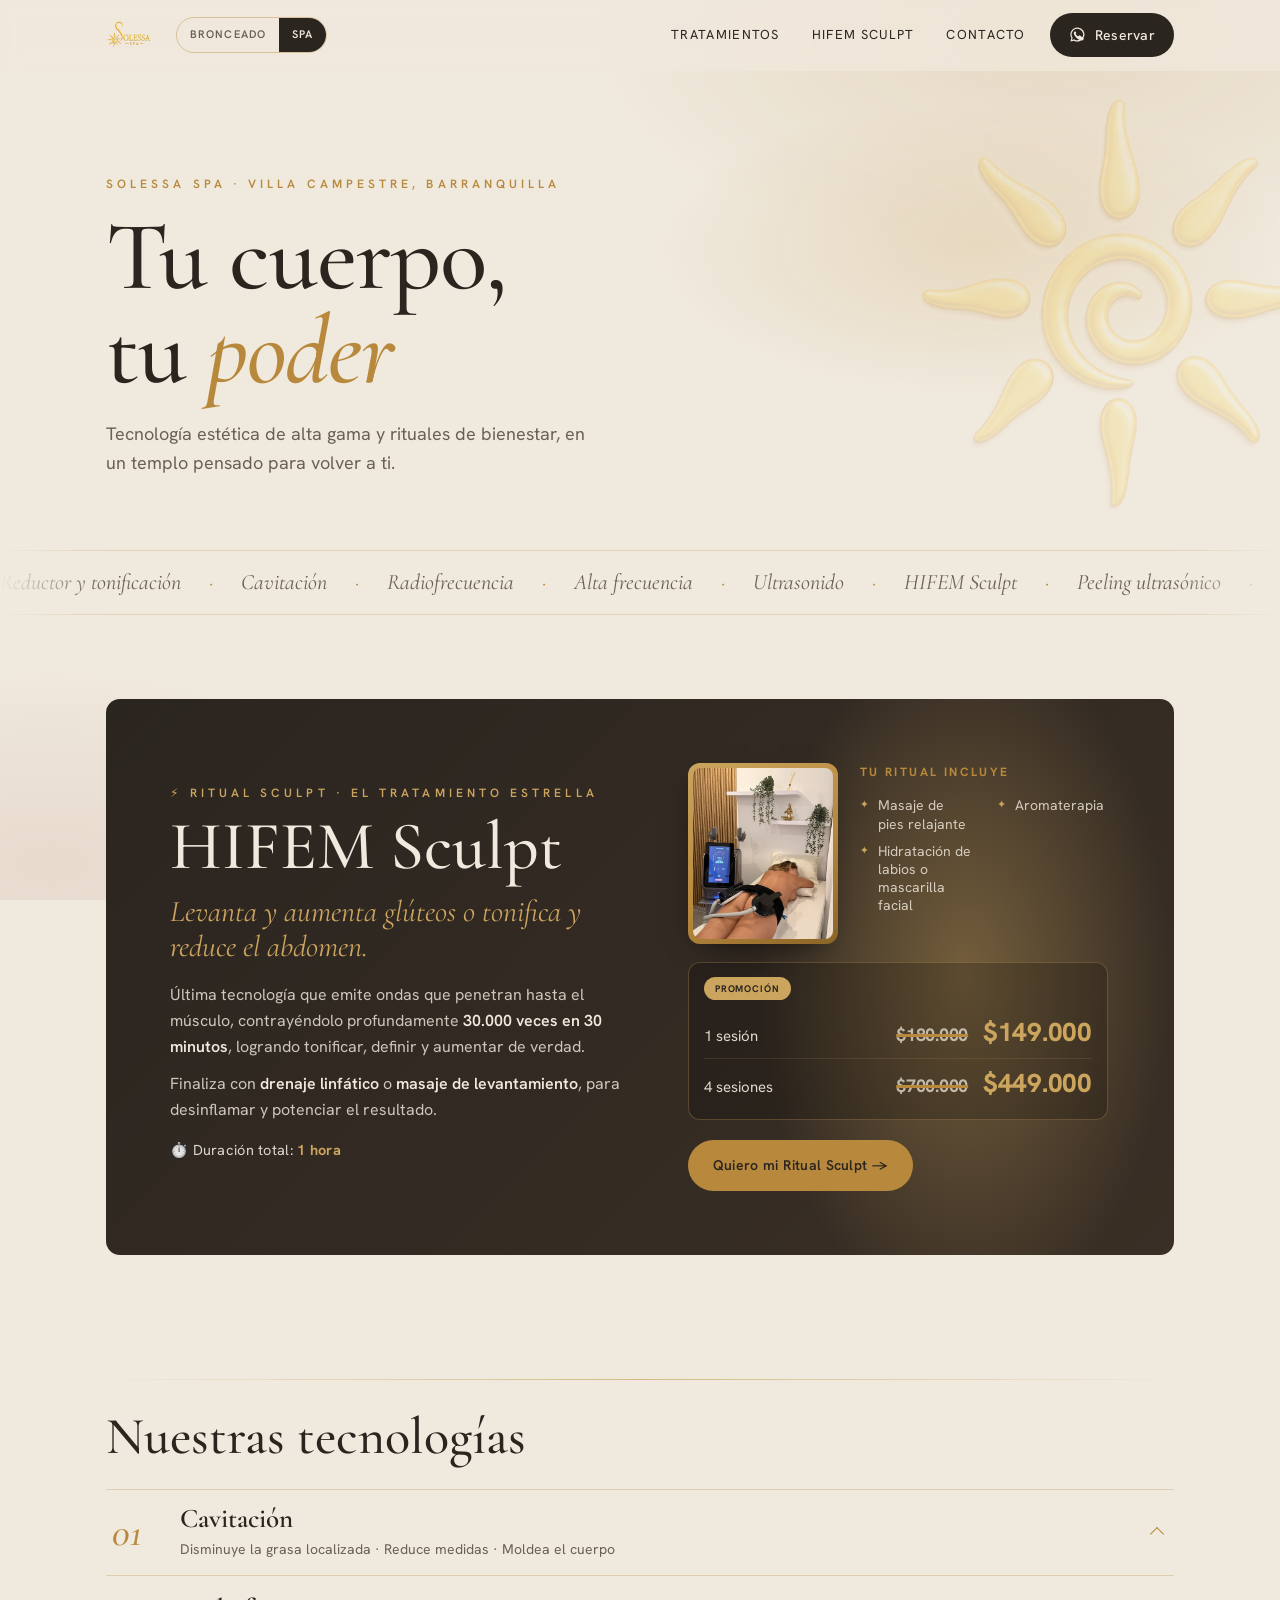
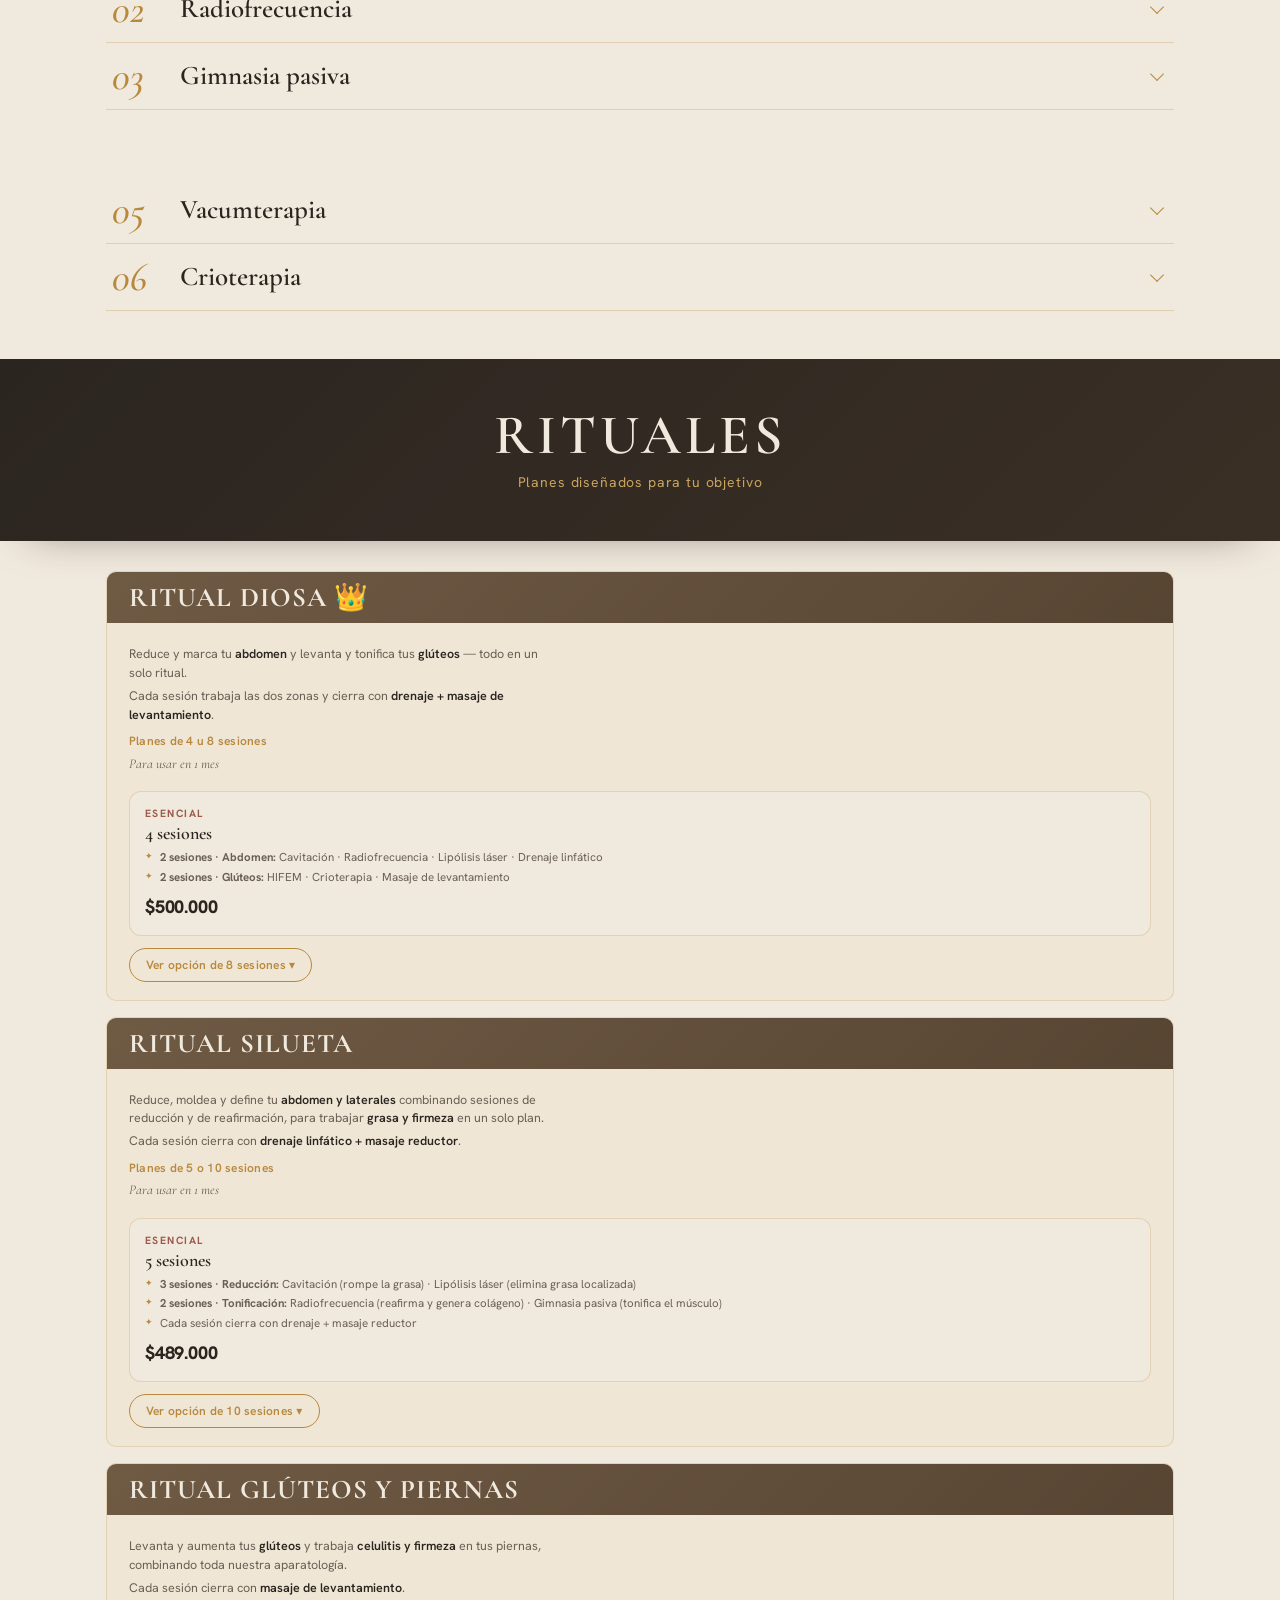
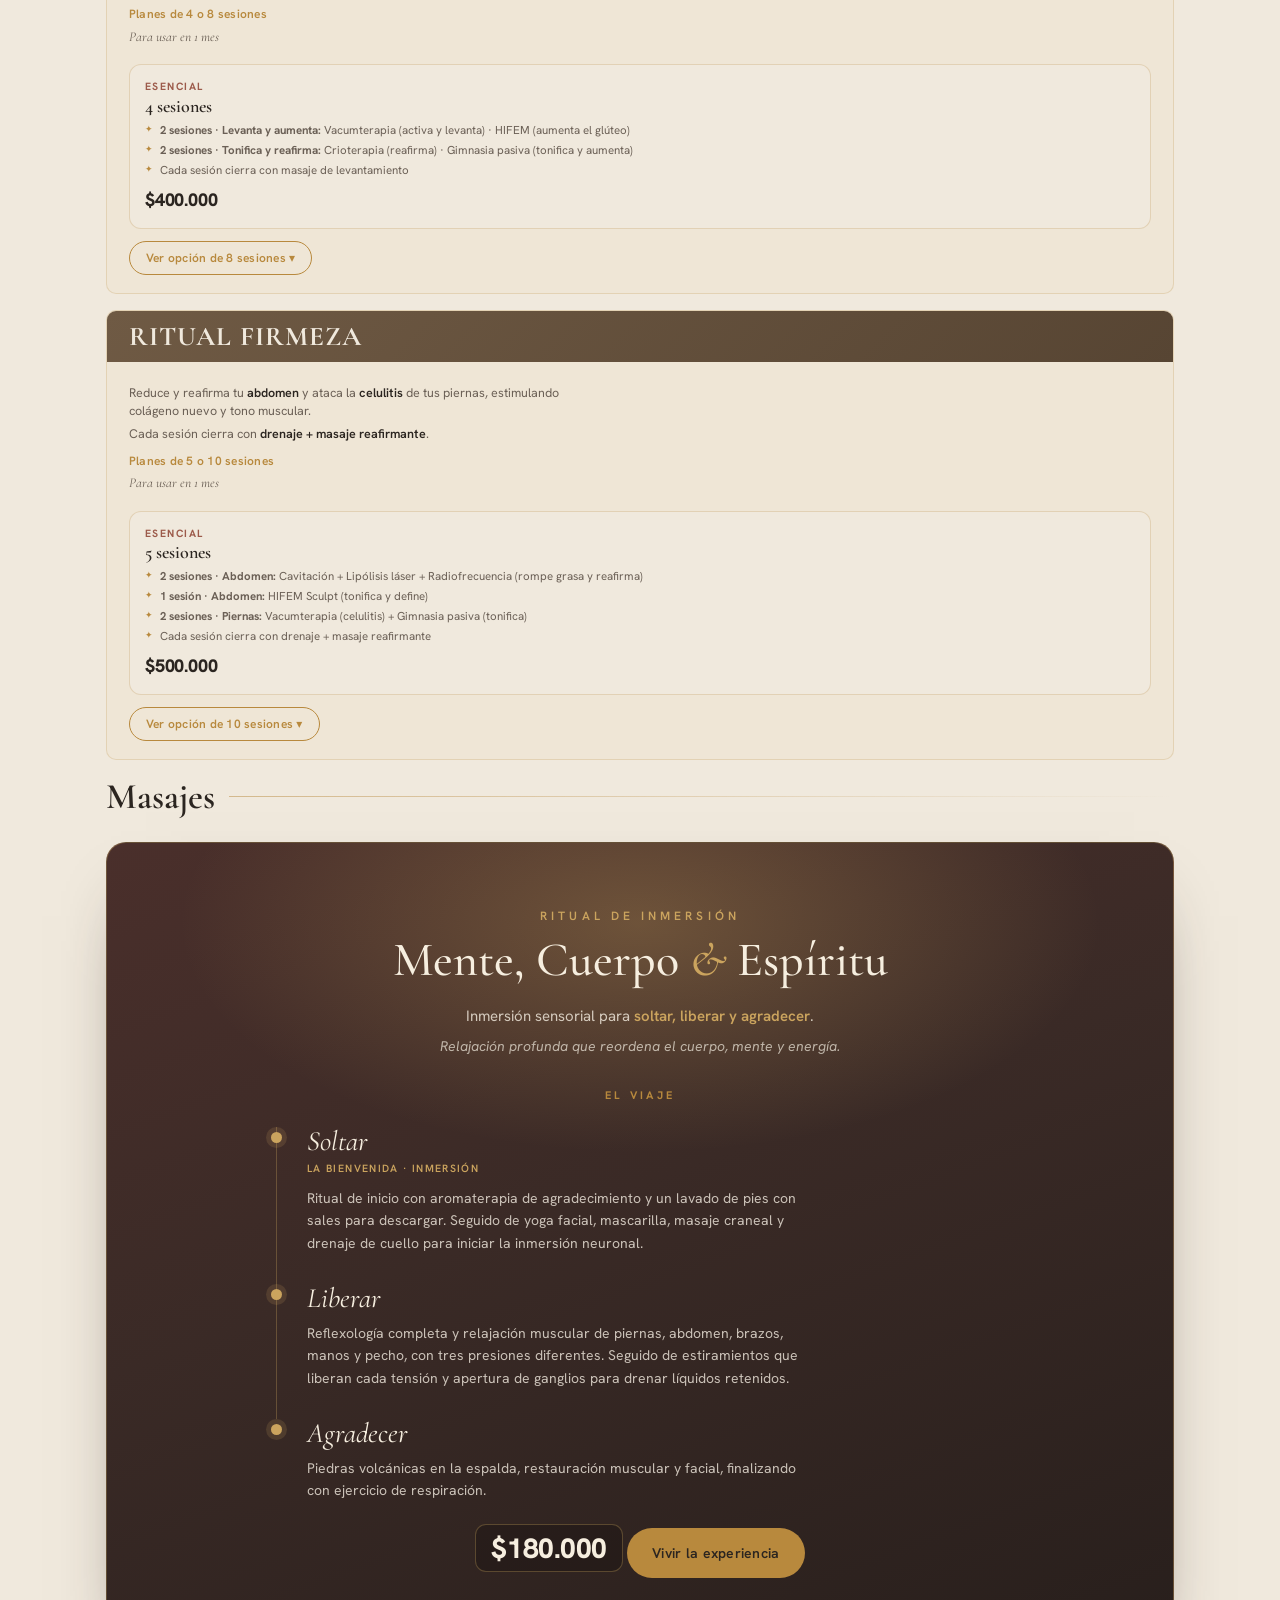
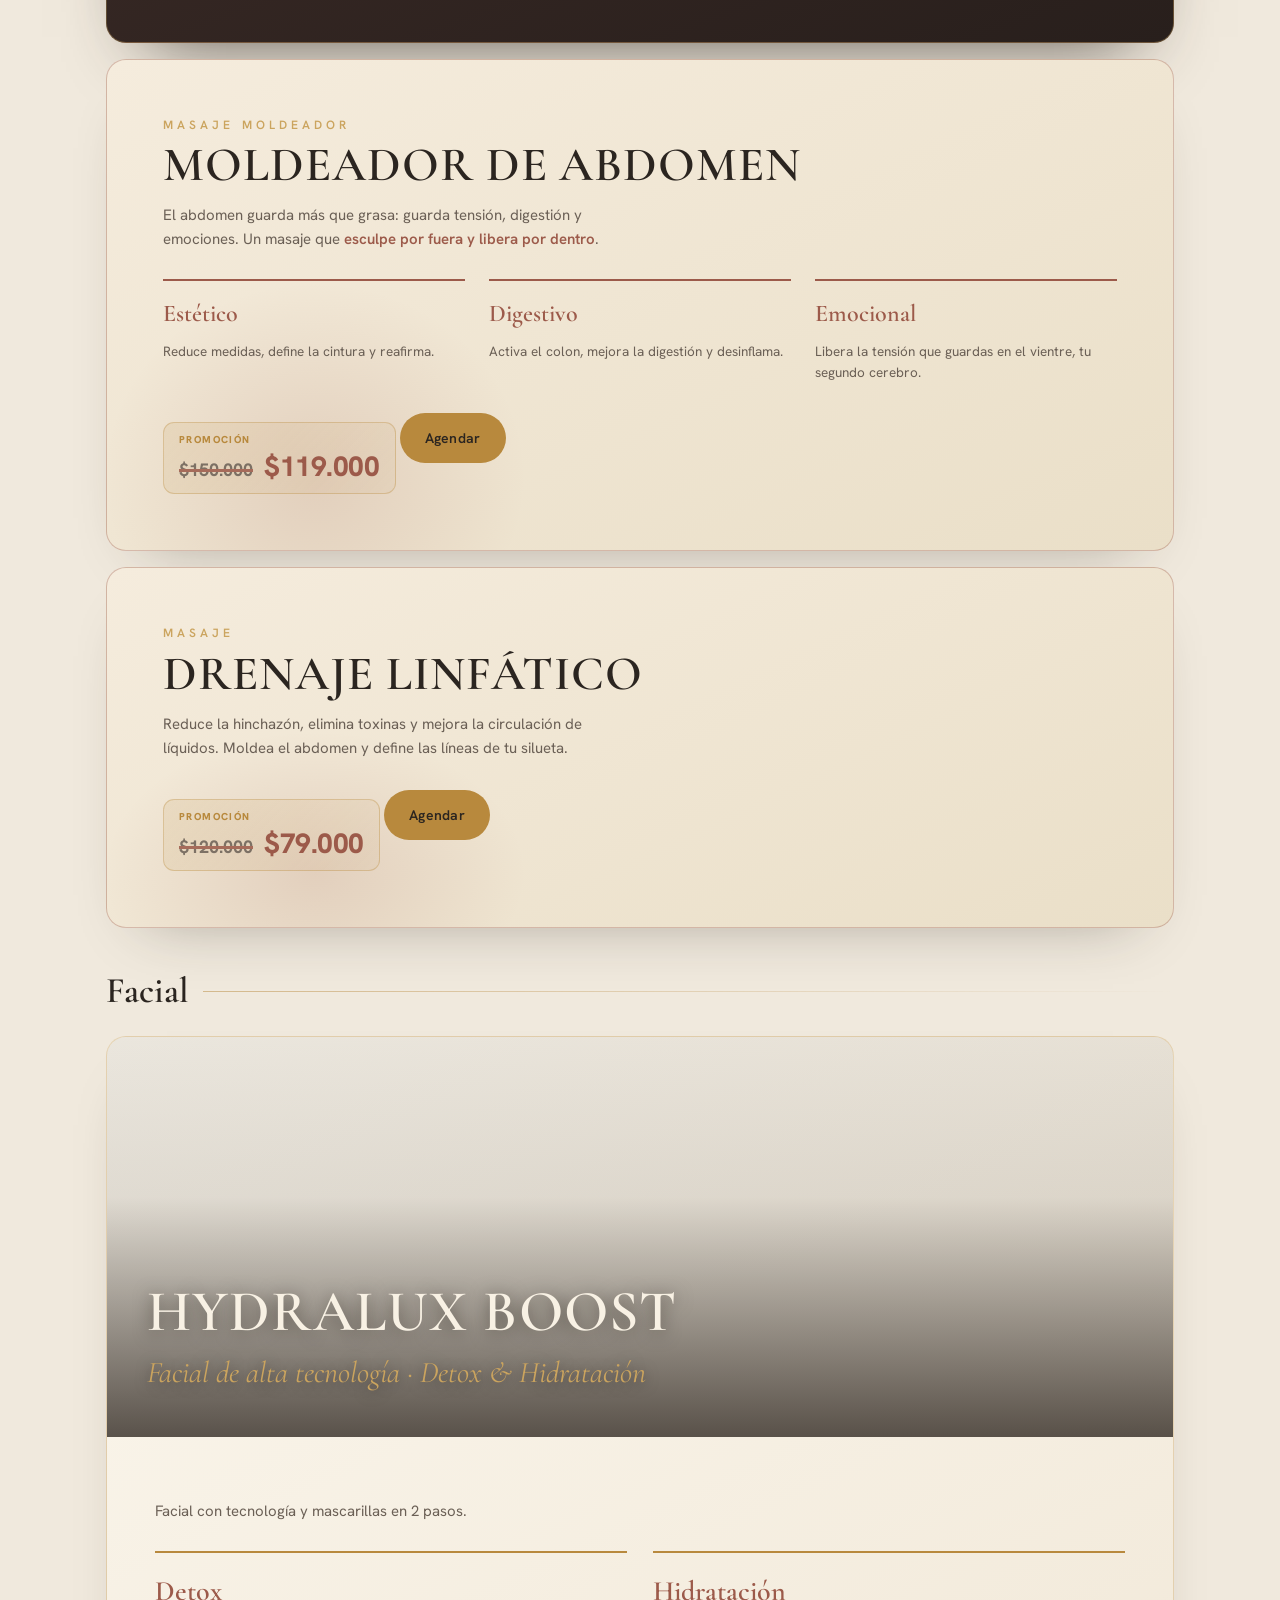
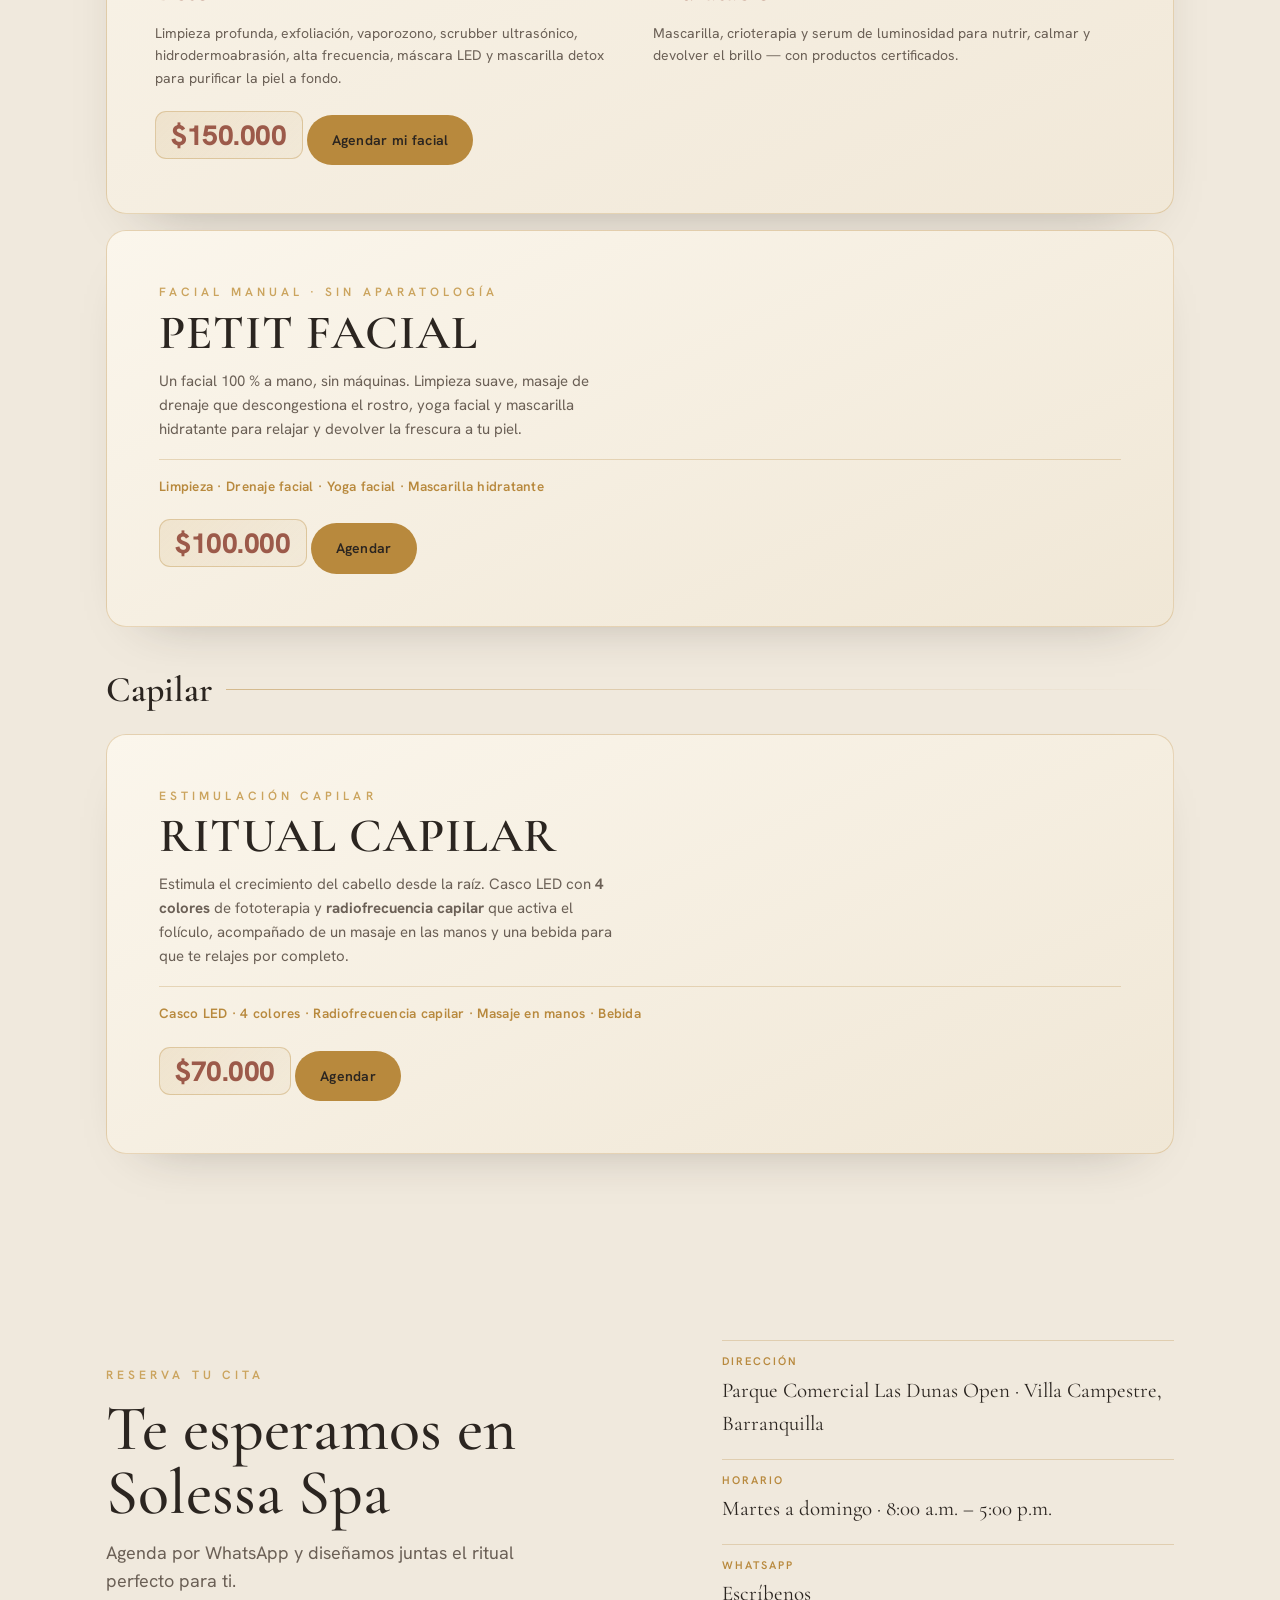
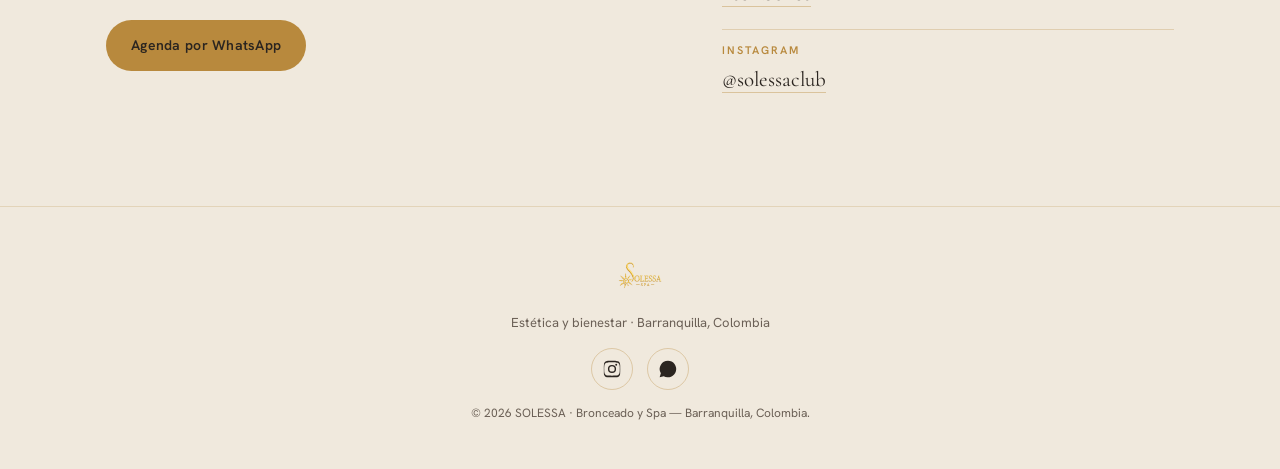
<file: spa/index.html>
<!DOCTYPE html>
<html lang="es" style="color-scheme:light">
<head>
<meta charset="UTF-8">
<meta name="viewport" content="width=device-width, initial-scale=1, viewport-fit=cover">
<title>Solessa Spa · Estética y bienestar en Barranquilla</title>
<meta name="description" content="Tecnología estética de alta gama y rituales de bienestar en Barranquilla. HIFEM Sculpt, radiofrecuencia, hidrafacial, drenaje linfático y más.">
<meta name="theme-color" content="#F0E9DD">
<meta name="color-scheme" content="light">

<link rel="preconnect" href="https://fonts.googleapis.com">
<link rel="preconnect" href="https://fonts.gstatic.com" crossorigin>
<link rel="preconnect" href="https://wa.me">
<link rel="icon" href="assets/img/favicon.png" type="image/png">
<link rel="apple-touch-icon" href="assets/img/favicon.png">

<!-- Open Graph (preview pequeño tipo WhatsApp) -->
<meta property="og:type" content="website">
<meta property="og:site_name" content="Solessa Spa">
<meta property="og:title" content="Solessa Spa · Estética y bienestar en Barranquilla">
<meta property="og:description" content="Tecnología estética de alta gama y rituales de bienestar. HIFEM Sculpt y más.">
<meta property="og:url" content="https://solessaspa.com/">
<meta property="og:image" content="https://solessaspa.com/assets/img/og.png">
<meta property="og:image:width" content="240">
<meta property="og:image:height" content="240">
<meta property="og:locale" content="es_CO">
<meta name="twitter:card" content="summary">
<meta name="twitter:title" content="Solessa Spa · Barranquilla">
<meta name="twitter:description" content="Estética avanzada y bienestar. HIFEM Sculpt y más.">
<meta name="twitter:image" content="https://solessaspa.com/assets/img/og.png">

<link rel="preload" as="style" href="https://fonts.googleapis.com/css2?family=Cormorant+Garamond:ital,wght@0,400;0,500;0,600;0,700;1,400;1,500&family=Hanken+Grotesk:wght@400;500;600;700;800&display=swap">
<link rel="stylesheet" href="https://fonts.googleapis.com/css2?family=Cormorant+Garamond:ital,wght@0,400;0,500;0,600;0,700;1,400;1,500&family=Hanken+Grotesk:wght@400;500;600;700;800&display=swap">
<link rel="stylesheet" href="assets/css/styles.css?v=7">
</head>
<body>

<a class="skip" href="#main">Saltar al contenido</a>

<!-- SPLASH -->
<div class="splash" id="splash" aria-hidden="true">
  <img src="assets/img/mark-s.png" alt="" width="150" height="294" class="splash__logo">
</div>

<!-- NAV -->
<header class="nav" id="nav">
  <div class="nav__in">
    <a class="brand" href="#inicio" aria-label="Solessa Spa — inicio" translate="no">
      <img src="assets/img/logo-spa.png" alt="Solessa Spa" width="132" height="54">
    </a>
    <div class="switch" role="group" aria-label="Cambiar de mundo Solessa" translate="no">
      <a class="switch__opt" data-config-href="worldBronceado" href="#">Bronceado</a>
      <span class="switch__opt is-active" aria-current="page">Spa</span>
    </div>
    <nav class="nav__links" aria-label="Principal">
      <a href="#tratamientos">Tratamientos</a>
      <a href="#hifem">HIFEM Sculpt</a>
      <a href="#contacto">Contacto</a>
    </nav>
    <a class="btn btn--wa nav__cta" data-wa href="#" aria-label="Escríbenos por WhatsApp">
      <svg class="ico" viewBox="0 0 24 24" width="17" height="17" aria-hidden="true"><path fill="currentColor" d="M12 2a10 10 0 0 0-8.6 15.1L2 22l4.9-1.3A10 10 0 1 0 12 2Zm0 18.2c-1.6 0-3.1-.4-4.4-1.2l-.3-.2-3 .8.8-2.9-.2-.3A8.2 8.2 0 1 1 12 20.2Zm4.5-6.1c-.2-.1-1.4-.7-1.7-.8-.2-.1-.4-.1-.6.1l-.8 1c-.1.2-.3.2-.5.1a6.7 6.7 0 0 1-3.3-2.9c-.2-.4.2-.4.6-1.2.1-.1 0-.3 0-.4l-.8-1.9c-.2-.5-.4-.4-.6-.4h-.5c-.2 0-.5.1-.7.3-.8.8-1 1.9-.7 3.1.4 1.5 1.4 2.9 1.6 3.1.2.2 2.7 4.2 6.6 5.5 2.4.8 3 .6 3.6.6.6-.1 1.8-.8 2-1.5.2-.7.2-1.3.2-1.4-.1-.2-.3-.2-.5-.3Z"/></svg>
      <span>Reservar</span>
    </a>
    <button class="nav__burger" id="burger" aria-label="Abrir menú" aria-expanded="false" aria-controls="drawer">
      <span></span><span></span><span></span>
    </button>
  </div>
</header>

<!-- MOBILE DRAWER -->
<div class="drawer" id="drawer" aria-hidden="true">
  <nav class="drawer__nav" aria-label="Menú móvil">
    <div class="switch switch--drawer" role="group" aria-label="Cambiar de mundo Solessa" translate="no">
      <a class="switch__opt" data-config-href="worldBronceado" href="#">Bronceado</a>
      <span class="switch__opt is-active" aria-current="page">Spa</span>
    </div>
    <a href="#tratamientos">Tratamientos</a>
    <a href="#hifem">HIFEM Sculpt</a>
    <a href="#contacto">Contacto</a>
    <a class="btn btn--wa" data-wa href="#">Reservar por WhatsApp</a>
  </nav>
</div>

<main id="main">

  <!-- HERO -->
  <section class="hero" id="inicio">
    <div class="hero__glow" aria-hidden="true"></div>
    <div class="seal" aria-hidden="true">
      <img src="assets/img/sun.png" alt="" width="400" height="414">
    </div>
    <div class="wrap hero__grid">
      <div class="hero__copy" data-reveal>
        <p class="eyebrow">Solessa Spa · Villa Campestre, Barranquilla</p>
        <h1 class="hero__title">Tu cuerpo,<br>tu <em>poder</em></h1>
        <p class="lede">Tecnología estética de alta gama y rituales de bienestar, en un templo pensado para volver a ti.</p>
      </div>
    </div>
  </section>

  <!-- MARQUEE -->
  <div class="marquee" aria-hidden="true">
    <div class="marquee__track">
      <span>Reductor y tonificación</span><span>·</span><span>Cavitación</span><span>·</span><span>Radiofrecuencia</span><span>·</span><span>Alta frecuencia</span><span>·</span><span>Ultrasonido</span><span>·</span><span>HIFEM Sculpt</span><span>·</span><span>Peeling ultrasónico</span><span>·</span><span>Máscara LED</span><span>·</span><span>Drenaje linfático</span><span>·</span>
      <span>Reductor y tonificación</span><span>·</span><span>Cavitación</span><span>·</span><span>Radiofrecuencia</span><span>·</span><span>Alta frecuencia</span><span>·</span><span>Ultrasonido</span><span>·</span><span>HIFEM Sculpt</span><span>·</span><span>Peeling ultrasónico</span><span>·</span><span>Máscara LED</span><span>·</span><span>Drenaje linfático</span><span>·</span>
    </div>
  </div>

  <!-- HIFEM -->
  <section class="hifem" id="hifem">
    <div class="wrap">
      <div class="hifem__card" data-reveal>
        <div class="hifem__glow" aria-hidden="true"></div>
        <div class="hifem__body">
          <div class="hifem__pitch">
          <p class="eyebrow eyebrow--gold">⚡ Ritual Sculpt · El tratamiento estrella</p>
          <h2 class="hifem__title">HIFEM Sculpt</h2>
          <p class="hifem__promise">Levanta y aumenta glúteos o tonifica y reduce el abdomen.</p>
          <div class="hifem__desc">
            <p>Última tecnología que emite ondas que penetran hasta el músculo, contrayéndolo profundamente <strong>30.000 veces en 30 minutos</strong>, logrando tonificar, definir y aumentar de verdad.</p>
            <p>Finaliza con <strong>drenaje linfático</strong> o <strong>masaje de levantamiento</strong>, para desinflamar y potenciar el resultado.</p>
          </div>
          <p class="hifem__meta">⏱️ Duración total: <strong>1 hora</strong></p>
          </div>

          <div class="hifem__offer">
          <div class="hifem__incluye">
            <figure class="hifem__photo">
              <picture>
                <source srcset="assets/img/hifem.webp" type="image/webp">
                <img src="assets/img/hifem.jpg" alt="Sesión de HIFEM Sculpt en Solessa Spa" width="600" height="800" loading="lazy">
              </picture>
            </figure>
            <div class="hifem__incluye-text">
              <h3>Tu ritual incluye</h3>
              <ul>
                <li>Masaje de pies relajante</li>
                <li>Aromaterapia</li>
                <li>Hidratación de labios o mascarilla facial</li>
              </ul>
            </div>
          </div>

          <div class="hifem__price">
            <span class="hifem__promo-badge">Promoción</span>
            <ul>
              <li><span class="pl">1 sesión</span> <span class="pv"><s>$180.000</s> $149.000</span></li>
              <li><span class="pl">4 sesiones</span> <span class="pv"><s>$700.000</s> $449.000</span></li>
            </ul>
          </div>

          <a class="btn btn--gold" data-wa data-msg="Quiero el Ritual HIFEM Sculpt" href="#">Quiero mi Ritual Sculpt →</a>
          </div>
        </div>
      </div>
    </div>
  </section>

  <!-- CATÁLOGO -->
  <section class="cat" id="tratamientos">
    <div class="wrap">
      <hr class="rule" aria-hidden="true">
      <header class="cat__head" data-reveal>
        <h2 class="cat__title">Nuestras tecnologías</h2>
      </header>

      <!-- ▸ TECNOLOGÍAS -->
      <ol class="techlist">
        <li class="techlist__item" data-reveal>
          <span class="techlist__n">01</span>
          <div class="techlist__body">
            <h4>Cavitación</h4>
            <p>Disminuye la grasa localizada · Reduce medidas · Moldea el cuerpo</p>
          </div>
        </li>
        <li class="techlist__item" data-reveal>
          <span class="techlist__n">02</span>
          <div class="techlist__body">
            <h4>Radiofrecuencia</h4>
            <p>Reafirma la piel · Disminuye la flacidez · Estimula la producción de colágeno</p>
          </div>
        </li>
        <li class="techlist__item" data-reveal>
          <span class="techlist__n">03</span>
          <div class="techlist__body">
            <h4>Gimnasia pasiva</h4>
            <p>Estimula el músculo · Favorece la circulación · Tonifica el cuerpo</p>
          </div>
        </li>
        <li class="techlist__item" data-reveal>
          <span class="techlist__n">04</span>
          <div class="techlist__body">
            <h4>Lipólisis láser</h4>
            <p>Rompe la grasa localizada · Reduce medidas · Moldea y define</p>
          </div>
        </li>
        <li class="techlist__item" data-reveal>
          <span class="techlist__n">05</span>
          <div class="techlist__body">
            <h4>Vacumterapia</h4>
            <p>Levanta y reafirma los glúteos · Activa la circulación · Reduce la celulitis</p>
          </div>
        </li>
        <li class="techlist__item" data-reveal>
          <span class="techlist__n">06</span>
          <div class="techlist__body">
            <h4>Crioterapia</h4>
            <p>Reafirma y tonifica · Reduce grasa localizada · Desinflama</p>
          </div>
        </li>
      </ol>

      <!-- ▸ RITUALES (combos) -->
      <div class="ritualsband" data-reveal>
        <h3>Rituales</h3>
        <p>Planes diseñados para tu objetivo</p>
      </div>

      <!-- ▸ RITUAL DIOSA · Abdomen + Glúteos (estrella) -->
      <article class="card card--silueta card--open" data-reveal
        data-name="Ritual Diosa" data-cat="Plan corporal">
        <div class="card__head"><h3>Ritual Diosa 👑</h3></div>
        <div class="card__body">
          <p class="card__summary">Reduce y marca tu <strong>abdomen</strong> y levanta y tonifica tus <strong>glúteos</strong> — todo en un solo ritual.</p>
          <p class="card__summary">Cada sesión trabaja las dos zonas y cierra con <strong>drenaje + masaje de levantamiento</strong>.</p>
          <p class="card__plans">Planes de 4 u 8 sesiones</p>
          <p class="card__month">Para usar en 1 mes</p>
        </div>
        <div class="card__detail">
          <div class="mt">
            <div class="mt__tier">
              <p class="mt__name">Esencial</p>
              <p class="mt__ses">4 sesiones</p>
              <ul>
                <li><strong>2 sesiones · Abdomen:</strong> Cavitación · Radiofrecuencia · Lipólisis láser · Drenaje linfático</li>
                <li><strong>2 sesiones · Glúteos:</strong> HIFEM · Crioterapia · Masaje de levantamiento</li>
              </ul>
              <p class="mt__price">$500.000</p>
            </div>
            <div class="mt__tier mt__tier--star">
              <span class="mt__badge">El más elegido</span>
              <p class="mt__name">Total</p>
              <p class="mt__ses">8 sesiones</p>
              <ul>
                <li><strong>4 sesiones · Abdomen:</strong> Cavitación · Radiofrecuencia · Lipólisis láser · Drenaje linfático</li>
                <li><strong>4 sesiones · Glúteos:</strong> HIFEM · Crioterapia · Masaje de levantamiento</li>
              </ul>
              <p class="mt__price">$850.000</p>
            </div>
          </div>
        </div>
      </article>

      <article class="card card--silueta card--open" data-reveal
        data-name="Ritual Silueta" data-cat="Plan corporal">
        <div class="card__head"><h3>Ritual Silueta</h3></div>
        <div class="card__body">
          <p class="card__summary">Reduce, moldea y define tu <strong>abdomen y laterales</strong> combinando sesiones de reducción y de reafirmación, para trabajar <strong>grasa y firmeza</strong> en un solo plan.</p>
          <p class="card__summary">Cada sesión cierra con <strong>drenaje linfático + masaje reductor</strong>.</p>
          <p class="card__plans">Planes de 5 o 10 sesiones</p>
          <p class="card__month">Para usar en 1 mes</p>
        </div>
        <div class="card__detail">
          <div class="mt">
            <div class="mt__tier">
              <p class="mt__name">Esencial</p>
              <p class="mt__ses">5 sesiones</p>
              <ul>
                <li><strong>3 sesiones · Reducción:</strong> Cavitación (rompe la grasa) · Lipólisis láser (elimina grasa localizada)</li>
                <li><strong>2 sesiones · Tonificación:</strong> Radiofrecuencia (reafirma y genera colágeno) · Gimnasia pasiva (tonifica el músculo)</li>
                <li>Cada sesión cierra con drenaje + masaje reductor</li>
              </ul>
              <p class="mt__price">$489.000</p>
            </div>

            <div class="mt__tier mt__tier--star">
              <span class="mt__badge">El más elegido</span>
              <p class="mt__name">Completo</p>
              <p class="mt__ses">10 sesiones</p>
              <ul>
                <li><strong>6 sesiones · Reducción:</strong> Cavitación (rompe la grasa) · Lipólisis láser (elimina grasa localizada)</li>
                <li><strong>4 sesiones · Tonificación:</strong> Radiofrecuencia (reafirma y genera colágeno) · Gimnasia pasiva (tonifica el músculo)</li>
                <li>Cada sesión cierra con drenaje + masaje reductor</li>
              </ul>
              <p class="mt__price">$799.000</p>
            </div>
          </div>
        </div>
      </article>

      <!-- ▸ RITUAL GLÚTEOS · paquete -->
      <article class="card card--silueta card--open" data-reveal
        data-name="Ritual Glúteos y Piernas" data-cat="Plan corporal">
        <div class="card__head"><h3>Ritual Glúteos y Piernas</h3></div>
        <div class="card__body">
          <p class="card__summary">Levanta y aumenta tus <strong>glúteos</strong> y trabaja <strong>celulitis y firmeza</strong> en tus piernas, combinando toda nuestra aparatología.</p>
          <p class="card__summary">Cada sesión cierra con <strong>masaje de levantamiento</strong>.</p>
          <p class="card__plans">Planes de 4 o 8 sesiones</p>
          <p class="card__month">Para usar en 1 mes</p>
        </div>
        <div class="card__detail">
          <div class="mt">
            <div class="mt__tier">
              <p class="mt__name">Esencial</p>
              <p class="mt__ses">4 sesiones</p>
              <ul>
                <li><strong>2 sesiones · Levanta y aumenta:</strong> Vacumterapia (activa y levanta) · HIFEM (aumenta el glúteo)</li>
                <li><strong>2 sesiones · Tonifica y reafirma:</strong> Crioterapia (reafirma) · Gimnasia pasiva (tonifica y aumenta)</li>
                <li>Cada sesión cierra con masaje de levantamiento</li>
              </ul>
              <p class="mt__price">$400.000</p>
            </div>

            <div class="mt__tier mt__tier--star">
              <span class="mt__badge">El más elegido</span>
              <p class="mt__name">Completo</p>
              <p class="mt__ses">8 sesiones</p>
              <ul>
                <li><strong>4 sesiones · Levanta y aumenta:</strong> Vacumterapia (activa y levanta) · HIFEM (aumenta el glúteo)</li>
                <li><strong>4 sesiones · Tonifica y reafirma:</strong> Crioterapia (reafirma) · Gimnasia pasiva (tonifica y aumenta)</li>
                <li>Cada sesión cierra con masaje de levantamiento</li>
              </ul>
              <p class="mt__price">$700.000</p>
            </div>
          </div>
        </div>
      </article>

      <!-- ▸ RITUAL FIRMEZA · paquete -->
      <article class="card card--silueta card--open" data-reveal
        data-name="Ritual Firmeza" data-cat="Plan corporal">
        <div class="card__head"><h3>Ritual Firmeza</h3></div>
        <div class="card__body">
          <p class="card__summary">Reduce y reafirma tu <strong>abdomen</strong> y ataca la <strong>celulitis</strong> de tus piernas, estimulando colágeno nuevo y tono muscular.</p>
          <p class="card__summary">Cada sesión cierra con <strong>drenaje + masaje reafirmante</strong>.</p>
          <p class="card__plans">Planes de 5 o 10 sesiones</p>
          <p class="card__month">Para usar en 1 mes</p>
        </div>
        <div class="card__detail">
          <div class="mt">
            <div class="mt__tier">
              <p class="mt__name">Esencial</p>
              <p class="mt__ses">5 sesiones</p>
              <ul>
                <li><strong>2 sesiones · Abdomen:</strong> Cavitación + Lipólisis láser + Radiofrecuencia (rompe grasa y reafirma)</li>
                <li><strong>1 sesión · Abdomen:</strong> HIFEM Sculpt (tonifica y define)</li>
                <li><strong>2 sesiones · Piernas:</strong> Vacumterapia (celulitis) + Gimnasia pasiva (tonifica)</li>
                <li>Cada sesión cierra con drenaje + masaje reafirmante</li>
              </ul>
              <p class="mt__price">$500.000</p>
            </div>

            <div class="mt__tier mt__tier--star">
              <span class="mt__badge">El más elegido</span>
              <p class="mt__name">Completo</p>
              <p class="mt__ses">10 sesiones</p>
              <ul>
                <li><strong>4 sesiones · Abdomen:</strong> Cavitación + Lipólisis láser + Radiofrecuencia (rompe grasa y reafirma)</li>
                <li><strong>2 sesiones · Abdomen:</strong> HIFEM Sculpt (tonifica y define)</li>
                <li><strong>4 sesiones · Piernas:</strong> Vacumterapia (celulitis) + Gimnasia pasiva (tonifica)</li>
                <li>Cada sesión cierra con drenaje + masaje reafirmante</li>
              </ul>
              <p class="mt__price">$850.000</p>
            </div>
          </div>
        </div>
      </article>

      <!-- ▸ MASAJES -->
      <h3 class="cat__group" data-reveal>Masajes</h3>
      <div class="immersion" data-reveal>
        <div class="immersion__glow" aria-hidden="true"></div>
        <div class="immersion__inner">
          <p class="immersion__ey">Ritual de inmersión</p>
          <h4 class="immersion__title">Mente, Cuerpo <em>&amp;</em> Espíritu</h4>
          <p class="immersion__lede">Inmersión sensorial para <strong>soltar, liberar y agradecer</strong>.</p>
          <p class="immersion__lede2">Relajación profunda que reordena el cuerpo, mente y energía.</p>

          <p class="immersion__steplabel">El viaje</p>
          <div class="journey">
            <div class="journey__move">
              <span class="journey__word">Soltar</span>
              <span class="journey__pos">La bienvenida · inmersión</span>
              <p class="journey__text">Ritual de inicio con aromaterapia de agradecimiento y un lavado de pies con sales para descargar. Seguido de yoga facial, mascarilla, masaje craneal y drenaje de cuello para iniciar la inmersión neuronal.</p>
            </div>
            <div class="journey__move">
              <span class="journey__word">Liberar</span>
              <p class="journey__text">Reflexología completa y relajación muscular de piernas, abdomen, brazos, manos y pecho, con tres presiones diferentes. Seguido de estiramientos que liberan cada tensión y apertura de ganglios para drenar líquidos retenidos.</p>
            </div>
            <div class="journey__move">
              <span class="journey__word">Agradecer</span>
              <p class="journey__text">Piedras volcánicas en la espalda, restauración muscular y facial, finalizando con ejercicio de respiración.</p>
            </div>
          </div>

          <div class="pricetag pricetag--dark">
            <div class="pricetag__row">
              <strong>$180.000</strong>
            </div>
          </div>
          <a class="btn btn--gold immersion__cta" data-wa data-msg="Quiero el Ritual Mente, Cuerpo y Espíritu" href="#">Vivir la experiencia</a>
        </div>
      </div>

      <!-- ▸ Masaje moldeador -->
      <article class="moldea" data-reveal>
        <div class="moldea__glow" aria-hidden="true"></div>
        <div class="moldea__inner">
          <p class="eyebrow eyebrow--gold">Masaje moldeador</p>
          <h4 class="moldea__title">Moldeador de Abdomen</h4>
          <p class="moldea__lede">El abdomen guarda más que grasa: guarda tensión, digestión y emociones. Un masaje que <strong>esculpe por fuera y libera por dentro</strong>.</p>
          <div class="moldea__facets">
            <div class="moldea__facet">
              <span>Estético</span>
              <p>Reduce medidas, define la cintura y reafirma.</p>
            </div>
            <div class="moldea__facet">
              <span>Digestivo</span>
              <p>Activa el colon, mejora la digestión y desinflama.</p>
            </div>
            <div class="moldea__facet">
              <span>Emocional</span>
              <p>Libera la tensión que guardas en el vientre, tu segundo cerebro.</p>
            </div>
          </div>
          <div class="pricetag">
            <span class="pricetag__label">Promoción</span>
            <div class="pricetag__row">
              <s>$150.000</s>
              <strong>$119.000</strong>
            </div>
          </div>
          <a class="btn btn--gold moldea__cta" data-wa data-msg="Quiero el Masaje Moldeador de Abdomen" href="#">Agendar</a>
        </div>
      </article>

      <!-- ▸ Drenaje linfático -->
      <article class="moldea" data-reveal>
        <div class="moldea__glow" aria-hidden="true"></div>
        <div class="moldea__inner">
          <p class="eyebrow eyebrow--gold">Masaje</p>
          <h4 class="moldea__title">Drenaje Linfático</h4>
          <p class="moldea__lede">Reduce la hinchazón, elimina toxinas y mejora la circulación de líquidos. Moldea el abdomen y define las líneas de tu silueta.</p>
          <div class="pricetag">
            <span class="pricetag__label">Promoción</span>
            <div class="pricetag__row">
              <s>$120.000</s>
              <strong>$79.000</strong>
            </div>
          </div>
          <a class="btn btn--gold moldea__cta" data-wa data-msg="Quiero el Drenaje Linfático" href="#">Agendar</a>
        </div>
      </article>

      <!-- ▸ FACIAL -->
      <h3 class="cat__group" data-reveal>Facial</h3>
      <section class="facial" data-reveal>
        <div class="facial__hero">
          <div class="facialslides" aria-hidden="true">
            <img src="assets/img/facial-1.jpg" alt="" width="1000" height="667" loading="lazy">
            <img src="assets/img/facial-2.jpg" alt="" width="1000" height="667" loading="lazy">
            <img src="assets/img/facial-3.jpg" alt="" width="1000" height="667" loading="lazy">
            <img src="assets/img/facial-4.jpg" alt="" width="1000" height="667" loading="lazy">
            <img src="assets/img/facial-5.jpg" alt="" width="1000" height="667" loading="lazy">
          </div>
          <div class="facial__heroText">
            <h4 class="facial__title">HydraLux Boost</h4>
            <p class="facial__sub">Facial de alta tecnología · Detox &amp; Hidratación</p>
          </div>
        </div>
        <div class="facial__inner">
          <p class="facial__lede">Facial con tecnología y mascarillas en 2 pasos.</p>
          <div class="facial__phases">
            <div class="facial__phase">
              <span class="facial__ph">Detox</span>
              <p>Limpieza profunda, exfoliación, vaporozono, scrubber ultrasónico, hidrodermoabrasión, alta frecuencia, máscara LED y mascarilla detox para purificar la piel a fondo.</p>
            </div>
            <div class="facial__phase">
              <span class="facial__ph">Hidratación</span>
              <p>Mascarilla, crioterapia y serum de luminosidad para nutrir, calmar y devolver el brillo — con productos certificados.</p>
            </div>
          </div>
          <div class="pricetag">
            <div class="pricetag__row">
              <strong>$150.000</strong>
            </div>
          </div>
          <a class="btn btn--gold facial__cta" data-wa data-msg="Quiero el facial HydraLux Boost" href="#">Agendar mi facial</a>
        </div>
      </section>

      <!-- ▸ PETIT FACIAL -->
      <article class="petit" data-reveal>
        <div class="petit__inner">
          <p class="eyebrow eyebrow--gold">Facial manual · sin aparatología</p>
          <h4 class="petit__title">Petit Facial</h4>
          <p class="petit__lede">Un facial 100 % a mano, sin máquinas. Limpieza suave, masaje de drenaje que descongestiona el rostro, yoga facial y mascarilla hidratante para relajar y devolver la frescura a tu piel.</p>
          <p class="petit__tags">Limpieza · Drenaje facial · Yoga facial · Mascarilla hidratante</p>
          <div class="pricetag">
            <div class="pricetag__row">
              <strong>$100.000</strong>
            </div>
          </div>
          <a class="btn btn--gold petit__cta" data-wa data-msg="Quiero el Petit Facial" href="#">Agendar</a>
        </div>
      </article>

      <!-- ▸ CAPILAR -->
      <h3 class="cat__group" data-reveal>Capilar</h3>
      <article class="petit" data-reveal>
        <div class="petit__inner">
          <p class="eyebrow eyebrow--gold">Estimulación capilar</p>
          <h4 class="petit__title">Ritual Capilar</h4>
          <p class="petit__lede">Estimula el crecimiento del cabello desde la raíz. Casco LED con <strong>4 colores</strong> de fototerapia y <strong>radiofrecuencia capilar</strong> que activa el folículo, acompañado de un masaje en las manos y una bebida para que te relajes por completo.</p>
          <p class="petit__tags">Casco LED · 4 colores · Radiofrecuencia capilar · Masaje en manos · Bebida</p>
          <div class="pricetag">
            <div class="pricetag__row">
              <strong>$70.000</strong>
            </div>
          </div>
          <a class="btn btn--gold petit__cta" data-wa data-msg="Quiero el Ritual Capilar" href="#">Agendar</a>
        </div>
      </article>
    </div>
  </section>

  <!-- CONTACTO -->
  <section class="contact" id="contacto">
    <div class="wrap contact__grid">
      <div class="contact__copy" data-reveal>
        <p class="eyebrow eyebrow--gold">Reserva tu cita</p>
        <h2 class="contact__title">Te esperamos en<br>Solessa Spa</h2>
        <p class="lede">Agenda por WhatsApp y diseñamos juntas el ritual perfecto para ti.</p>
        <a class="btn btn--gold" data-wa data-msg="Quiero agendar una cita en Solessa Spa" href="#">Agenda por WhatsApp</a>
      </div>
      <dl class="contact__info" data-reveal>
        <div><dt>Dirección</dt><dd data-config="address">Barranquilla, Colombia</dd></div>
        <div><dt>Horario</dt><dd data-config="hours">Lun – Sáb · 9:00 a.m. – 7:00 p.m.</dd></div>
        <div><dt>WhatsApp</dt><dd><a data-wa data-config="phoneText" href="#">Escríbenos</a></dd></div>
        <div><dt>Instagram</dt><dd><a data-config="instagram" data-config-href="instagramUrl" href="#" target="_blank" rel="noopener">@solessa.spa</a></dd></div>
      </dl>
    </div>
  </section>
</main>

<!-- FOOTER -->
<footer class="foot">
  <div class="wrap foot__in">
    <a class="brand" href="#inicio" aria-label="Solessa Spa — inicio" translate="no">
      <img src="assets/img/logo-spa.png" alt="Solessa Spa" width="120" height="49" loading="lazy">
    </a>
    <p class="foot__tag">Estética y bienestar · Barranquilla, Colombia</p>
    <div class="foot__social">
      <a data-config-href="instagramUrl" href="#" target="_blank" rel="noopener" aria-label="Instagram">
        <svg viewBox="0 0 24 24" width="20" height="20" aria-hidden="true"><path fill="currentColor" d="M12 2.2c3.2 0 3.6 0 4.9.1 1.2.1 1.8.2 2.2.4.6.2 1 .5 1.4.9.4.4.7.8.9 1.4.2.4.3 1 .4 2.2.1 1.3.1 1.7.1 4.9s0 3.6-.1 4.9c-.1 1.2-.2 1.8-.4 2.2-.2.6-.5 1-.9 1.4-.4.4-.8.7-1.4.9-.4.2-1 .3-2.2.4-1.3.1-1.7.1-4.9.1s-3.6 0-4.9-.1c-1.2-.1-1.8-.2-2.2-.4a3.8 3.8 0 0 1-1.4-.9 3.8 3.8 0 0 1-.9-1.4c-.2-.4-.3-1-.4-2.2C2.2 15.6 2.2 15.2 2.2 12s0-3.6.1-4.9c.1-1.2.2-1.8.4-2.2.2-.6.5-1 .9-1.4.4-.4.8-.7 1.4-.9.4-.2 1-.3 2.2-.4C8.4 2.2 8.8 2.2 12 2.2Zm0 1.8c-3.1 0-3.5 0-4.7.1-1.1.1-1.7.2-2.1.4-.5.2-.9.4-1.2.8-.4.3-.6.7-.8 1.2-.2.4-.3 1-.4 2.1C2.7 9.8 2.7 10.2 2.7 12s0 2.2.1 3.4c.1 1.1.2 1.7.4 2.1.2.5.4.9.8 1.2.3.4.7.6 1.2.8.4.2 1 .3 2.1.4 1.2.1 1.6.1 4.7.1s3.5 0 4.7-.1c1.1-.1 1.7-.2 2.1-.4.5-.2.9-.4 1.2-.8.4-.3.6-.7.8-1.2.2-.4.3-1 .4-2.1.1-1.2.1-1.6.1-3.4s0-2.2-.1-3.4c-.1-1.1-.2-1.7-.4-2.1a3.3 3.3 0 0 0-.8-1.2 3.3 3.3 0 0 0-1.2-.8c-.4-.2-1-.3-2.1-.4-1.2-.1-1.6-.1-4.7-.1Zm0 3.1a4.9 4.9 0 1 1 0 9.8 4.9 4.9 0 0 1 0-9.8Zm0 8a3.2 3.2 0 1 0 0-6.4 3.2 3.2 0 0 0 0 6.4Zm6.2-8.2a1.1 1.1 0 1 1-2.3 0 1.1 1.1 0 0 1 2.3 0Z"/></svg>
      </a>
      <a data-wa href="#" aria-label="WhatsApp">
        <svg viewBox="0 0 24 24" width="20" height="20" aria-hidden="true"><path fill="currentColor" d="M12 2a10 10 0 0 0-8.6 15.1L2 22l4.9-1.3A10 10 0 1 0 12 2Z"/></svg>
      </a>
    </div>
    <p class="foot__legal">© <span id="year">2026</span> <span translate="no">SOLESSA</span> · Bronceado y Spa — Barranquilla, Colombia.</p>
  </div>
</footer>

<!-- MODAL DETALLE -->
<div class="modal" id="modal" aria-hidden="true">
  <div class="modal__overlay" data-close></div>
  <div class="modal__panel" role="dialog" aria-modal="true" aria-labelledby="modalTitle">
    <button class="modal__close" data-close aria-label="Cerrar">&times;</button>
    <div class="modal__body">
      <small class="modal__cat" id="modalCat"></small>
      <h3 id="modalTitle"></h3>
      <div id="modalDesc"></div>
      <a class="btn btn--gold" id="modalWa" data-wa href="#">Agendar por WhatsApp</a>
    </div>
  </div>
</div>

<!-- LIGHTBOX -->
<div class="lightbox" id="lightbox" aria-hidden="true">
  <button class="lightbox__close" data-lbclose aria-label="Cerrar">&times;</button>
  <div class="lightbox__stage"><div class="ph ph--lb"><span class="ph__tag" id="lbTag">foto</span></div></div>
</div>

<script src="assets/js/main.js?v=4" defer></script>
</body>
</html>
</file>
<file: bronceado/assets/css/styles.css>
/* ============================================================
   SOLESSA BRONCEADO — mundo sol/dorado (hermano del Spa)
   ============================================================ */
:root{
  --cream:#F8EFDB; --cream-2:#F0E2C2; --panel:#F4E7C9; --panel-2:#EFDFBF;
  --gold:#C5871F; --gold-soft:#E0A847; --gold-bright:#EFBB5E; --sun:#EFBB5E;
  --cafe:#5A3A20; --cafe-soft:#7C5634; --bronze:#3A2616; --bronze-2:#4A3119;
  --display:"Cormorant Garamond",Georgia,serif; --ui:"Hanken Grotesk",system-ui,-apple-system,sans-serif;
  --maxw:1180px; --pad:clamp(20px,5vw,56px); --r:14px; --ease:cubic-bezier(.22,.61,.36,1);
}
*{box-sizing:border-box;margin:0;padding:0}
html{-webkit-text-size-adjust:100%;scroll-behavior:smooth}
@media (prefers-reduced-motion:reduce){html{scroll-behavior:auto}}
body{background:var(--cream);color:var(--cafe);font-family:var(--ui);font-size:16px;line-height:1.6;
  -webkit-font-smoothing:antialiased;overflow-x:clip;-webkit-tap-highlight-color:transparent}
body::before{content:"";position:fixed;inset:0;z-index:-1;pointer-events:none;
  background:radial-gradient(60% 44% at 84% 2%,rgba(239,187,94,.34),transparent 60%),
            radial-gradient(50% 40% at 2% 98%,rgba(197,135,31,.12),transparent 55%)}
img{max-width:100%;display:block;height:auto}
a{color:inherit;text-decoration:none}
*{touch-action:manipulation}
:focus-visible{outline:2px solid var(--gold);outline-offset:3px;border-radius:3px}

.wrap{max-width:var(--maxw);margin:0 auto;padding-inline:var(--pad)}
section[id]{scroll-margin-top:clamp(76px,10vw,92px)}
.eyebrow{font-size:12px;letter-spacing:.34em;text-transform:uppercase;color:var(--gold);font-weight:600}
.eyebrow--sun{color:var(--sun)}
.lede{font-size:clamp(15px,1.6vw,18px);color:var(--cafe-soft);max-width:48ch}
.rule{height:1px;border:0;background:linear-gradient(90deg,transparent,var(--gold-soft),transparent);opacity:.7}
.row{display:flex;gap:14px;flex-wrap:wrap;align-items:center}
.ico{flex:none}

.skip{position:fixed;left:12px;top:-60px;z-index:200;background:var(--bronze);color:var(--cream);padding:10px 16px;border-radius:8px;transition:top .25s}
.skip:focus{top:calc(12px + env(safe-area-inset-top))}

.btn{display:inline-flex;align-items:center;gap:9px;border-radius:999px;font-weight:600;font-size:14px;
  letter-spacing:.02em;padding:13px 24px;cursor:pointer;border:1px solid transparent;min-height:44px;
  transition:transform .25s var(--ease),background .25s,color .25s,box-shadow .25s}
.btn:active{transform:scale(.97)}
.btn--wa{background:var(--bronze);color:var(--cream)}
.btn--wa:hover{background:#2c1d10}
.btn--ghost{border-color:var(--gold);color:var(--cafe);text-transform:uppercase;letter-spacing:.1em;font-size:12.5px}
.btn--ghost:hover{background:rgba(197,135,31,.12)}
.btn--gold{background:var(--gold);color:#fff;font-weight:700}
.btn--gold:hover{background:#b3791a;box-shadow:0 8px 24px -10px rgba(197,135,31,.7)}

.ph{position:relative;overflow:hidden;border:1px solid rgba(197,135,31,.24);
  background:linear-gradient(155deg,#EFD8A4,#DDB871 60%,#CFa45f);border-radius:8px}
.ph--dark{background:linear-gradient(150deg,#46301c,#33210f)}
.ph__tag{position:absolute;left:14px;top:12px;font-size:11px;letter-spacing:.16em;text-transform:uppercase;color:rgba(58,38,22,.5);font-weight:600}
.ph--dark .ph__tag{color:var(--sun)}
.ph__tag--gold{color:var(--gold)}
.ph--portrait{aspect-ratio:3/4}.ph--square{aspect-ratio:1}.ph--card{aspect-ratio:3/4}
.ph--g{aspect-ratio:1;cursor:pointer;padding:0}
.ph--modal{aspect-ratio:16/9}.ph--lb{width:min(82vw,720px);aspect-ratio:4/3;background:linear-gradient(155deg,#EFD8A4,#CFA45F)}

.splash{position:fixed;inset:0;z-index:300;display:grid;place-items:center;background:var(--cream);transition:opacity .6s var(--ease),visibility .6s}
.splash.is-done{opacity:0;visibility:hidden}
.splash__logo{width:clamp(70px,16vw,104px);height:auto;animation:rise .9s var(--ease) both}
@keyframes rise{from{opacity:0;transform:translateY(14px) scale(.96)}to{opacity:1;transform:none}}

nav{position:sticky;top:0;z-index:100;backdrop-filter:saturate(1.1) blur(10px);
  background:rgba(248,239,219,.78);border-bottom:1px solid rgba(197,135,31,0);transition:border-color .3s,background .3s;padding-top:env(safe-area-inset-top)}
nav.is-stuck{border-color:rgba(197,135,31,.24);background:rgba(248,239,219,.92)}
.nav__in{display:flex;align-items:center;gap:22px;justify-content:space-between;max-width:var(--maxw);margin:0 auto;padding:12px var(--pad)}
.brand img{height:46px;width:auto;transition:opacity .3s}
.brand:hover img{opacity:.8}
.switch{display:inline-flex;align-items:center;border:1px solid rgba(197,135,31,.45);border-radius:999px;overflow:hidden;
  font-size:11px;letter-spacing:.1em;text-transform:uppercase;font-weight:700;flex:none}
.switch__opt{padding:7px 13px;color:var(--cafe-soft);min-height:34px;display:inline-flex;align-items:center;transition:background .25s var(--ease),color .25s}
.switch__opt.is-active{background:var(--bronze);color:var(--cream)}
.switch__opt:not(.is-active):hover,.switch__opt:not(.is-active):focus-visible{background:rgba(197,135,31,.16);color:var(--cafe)}
.nav__links{display:flex;gap:28px;margin-inline-start:auto}
.nav__links a{font-size:13px;letter-spacing:.1em;text-transform:uppercase;position:relative;padding:6px 0;min-width:0}
.nav__links a::after{content:"";position:absolute;left:0;bottom:0;width:0;height:1px;background:var(--gold);transition:width .35s var(--ease)}
.nav__links a:hover::after,.nav__links a:focus-visible::after{width:100%}
.nav__cta{padding:10px 18px}
.nav__burger{display:none;flex-direction:column;gap:5px;width:44px;height:44px;align-items:center;justify-content:center;background:none;border:0;cursor:pointer}
.nav__burger span{display:block;width:22px;height:2px;background:var(--bronze);border-radius:2px;transition:transform .3s,opacity .3s}
nav.is-open .nav__burger span:nth-child(1){transform:translateY(7px) rotate(45deg)}
nav.is-open .nav__burger span:nth-child(2){opacity:0}
nav.is-open .nav__burger span:nth-child(3){transform:translateY(-7px) rotate(-45deg)}
@media (max-width:860px){.nav__links,.nav__cta{display:none}.nav__burger{display:flex}}

.drawer{position:fixed;inset:0 0 0 auto;width:min(80vw,320px);z-index:99;background:var(--cream);transform:translateX(100%);
  transition:transform .4s var(--ease);box-shadow:-20px 0 60px -30px rgba(58,38,22,.5);
  padding:calc(86px + env(safe-area-inset-top)) 28px 28px;overscroll-behavior:contain;visibility:hidden}
.drawer.is-open{transform:none;visibility:visible}
.drawer__nav{display:flex;flex-direction:column;gap:8px}
.drawer__nav a{font-family:var(--display);font-size:26px;padding:10px 0;border-bottom:1px solid rgba(197,135,31,.2)}
.drawer__nav a.btn{font-family:var(--ui);font-size:14px;margin-top:18px;justify-content:center;border-bottom:0}
.switch--drawer{align-self:flex-start;margin-bottom:6px}
.switch--drawer .switch__opt{font-family:var(--ui);font-size:12px;letter-spacing:.1em;padding:9px 16px;min-height:42px;border-bottom:0}

.hero{position:relative;padding:clamp(48px,7vw,104px) 0 clamp(34px,4vw,60px);overflow:hidden}
.seal{position:absolute;right:clamp(-50px,-2vw,-10px);top:6%;width:min(34vw,340px);opacity:.45;animation:spin 100s linear infinite;pointer-events:none}
.seal img{width:100%;height:auto;display:block}
@keyframes spin{to{transform:rotate(360deg)}}
.hero__copy{position:relative;z-index:1;max-width:min(660px,94%)}
.hero__title{font-family:var(--display);font-weight:700;font-size:clamp(40px,5.8vw,72px);line-height:1;letter-spacing:.01em;
  color:var(--cafe);text-shadow:0 1px 0 rgba(255,250,240,.4),0 3px 12px rgba(74,46,24,.22);margin:16px 0 0;text-wrap:balance}
.hero__title em{font-style:italic;color:var(--gold)}
.hero__copy .lede{margin-top:22px}.hero__copy .row{margin-top:30px}
@media (max-width:860px){.seal{width:min(44vw,240px);opacity:.4;top:4%}}

.marquee{overflow:hidden;border-block:1px solid rgba(197,135,31,.24);padding:14px 0;margin-top:8px;
  -webkit-mask:linear-gradient(90deg,transparent,#000 8%,#000 92%,transparent);mask:linear-gradient(90deg,transparent,#000 8%,#000 92%,transparent)}
.marquee__track{display:flex;gap:28px;width:max-content;animation:marq 30s linear infinite}
.marquee__track span{font-family:var(--display);font-size:22px;color:var(--cafe-soft);font-style:italic}
.marquee__track span:nth-child(even){color:var(--gold);font-style:normal}
@keyframes marq{to{transform:translateX(calc(-50% - 14px))}}

/* ESTRELLA (Piel Radiante) */
.star{padding:clamp(40px,7vw,84px) 0}
.star__card{position:relative;overflow:hidden;border-radius:var(--r);color:var(--cream);background:linear-gradient(135deg,var(--bronze),var(--bronze-2));
  display:grid;grid-template-columns:1.15fr .85fr;gap:clamp(24px,4vw,52px);align-items:center;padding:clamp(28px,5vw,60px)}
.star__glow{position:absolute;left:-8%;top:-40%;width:55%;height:180%;pointer-events:none;background:radial-gradient(closest-side,rgba(239,187,94,.45),transparent 70%)}
.star__body{position:relative;z-index:1}
.star__photo{position:relative;z-index:1;align-self:stretch;min-height:360px;border-radius:16px;
  background:linear-gradient(150deg,#F6D890,#E4AB4C 52%,#C5871F);padding:13px;
  box-shadow:0 30px 60px -32px rgba(0,0,0,.55),0 0 0 1px rgba(239,187,94,.5)}
.star__photo picture{display:block;width:100%;height:100%;border-radius:9px;overflow:hidden;box-shadow:0 6px 18px -8px rgba(0,0,0,.45)}
.star__photo img{width:100%;height:100%;object-fit:cover;object-position:center 12%;border-radius:9px}
.star__title{font-family:var(--display);font-weight:600;font-size:clamp(30px,4.4vw,48px);line-height:1;margin:8px 0 6px}
.star__price{font-family:var(--display);font-style:italic;font-size:clamp(24px,3vw,32px);color:var(--sun)}
.star__lede{color:rgba(248,239,219,.84);max-width:54ch;margin-top:14px}
.star__points{list-style:none;display:flex;flex-wrap:wrap;gap:20px 40px;margin:24px 0 30px}
.star__points li{max-width:210px}
.star__points b{display:block;font-family:var(--display);font-weight:500;font-style:italic;font-size:clamp(21px,2.5vw,27px);color:var(--sun);line-height:1.08}
.star__points span{display:block;font-size:13px;color:rgba(248,239,219,.7);margin-top:5px}

/* Ritual de Verano — badge, precio, vigencia */
.star__badge{display:inline-flex;align-items:center;gap:8px;background:linear-gradient(135deg,#F3CD72,#DF9F38);color:#3a2410;
  font-size:15px;letter-spacing:.2em;text-transform:uppercase;font-weight:800;padding:11px 24px;border-radius:999px;
  box-shadow:0 12px 28px -10px rgba(0,0,0,.55);margin-bottom:4px}
.star__pricerow{display:flex;align-items:center;gap:15px;margin:14px 0 12px}
.star__amount{font-family:var(--ui);font-weight:800;font-size:clamp(46px,6.6vw,66px);color:#fff;line-height:.82;letter-spacing:-.02em}
.star__amount-lbl{font-size:15px;line-height:1.08;letter-spacing:.14em;text-transform:uppercase;color:var(--sun);font-weight:800}
.star__valid{display:inline-flex;align-items:center;gap:9px;font-size:15px;color:#fff;font-weight:700;
  background:rgba(0,0,0,.28);border:1px solid rgba(239,187,94,.55);border-radius:999px;padding:9px 20px}
.star__valid::before{content:"⏳";font-size:15px}

/* Ritual de Verano — incluye + elige */
.star__includes{display:flex;align-items:baseline;gap:10px;margin:20px 0 2px;font-size:16px;color:rgba(248,239,219,.9)}
.star__includes .k{font-size:11px;letter-spacing:.2em;text-transform:uppercase;color:var(--sun);font-weight:800;flex:none}
.star__includes b{color:#fff;font-weight:700}
.star__choose-label{font-size:12.5px;letter-spacing:.16em;text-transform:uppercase;color:var(--sun);font-weight:800;margin:18px 0 11px}
.star__choose{display:flex;align-items:stretch;gap:14px;margin-bottom:28px;max-width:600px}
.star__choose .opt{flex:1;border:1px solid rgba(239,187,94,.45);border-radius:13px;padding:15px 18px;background:rgba(0,0,0,.16)}
.star__choose .opt .ok{display:block;font-size:10.5px;letter-spacing:.18em;text-transform:uppercase;color:rgba(248,239,219,.6);font-weight:800;margin-bottom:6px}
.star__choose .opt b{display:block;font-family:var(--display);font-style:italic;font-weight:500;font-size:clamp(21px,2.4vw,25px);color:var(--sun);line-height:1.04}
.star__choose .opt .od{display:block;font-size:14px;color:rgba(248,239,219,.85);margin-top:4px}
.star__choose .oor{align-self:center;font-family:var(--display);font-style:italic;font-size:21px;color:rgba(248,239,219,.55);flex:none}
@media (max-width:820px){
  .star{padding:24px 0}
  .star__card{grid-template-columns:1fr 108px;gap:12px;padding:14px;align-items:center}
  .star .eyebrow{font-size:9.5px;letter-spacing:.22em}
  .star__title{font-size:20px;margin:2px 0 3px}
  .star__price{font-size:16px}
  .star__lede{font-size:11.5px;margin-top:5px;line-height:1.38}
  .star__points{display:none}
  .star__badge{font-size:8.5px;padding:5px 12px;letter-spacing:.14em;gap:5px}
  .star__pricerow{gap:8px;margin:5px 0 6px}
  .star__amount{font-size:28px}
  .star__amount-lbl{font-size:8.5px}
  .star__valid{font-size:9px;padding:4px 10px;gap:5px}
  .star__valid::before{font-size:9px}
  .star__includes{font-size:11.5px;margin:7px 0 0;gap:6px}
  .star__includes .k{font-size:8px;letter-spacing:.16em}
  .star__choose-label{font-size:9px;margin:8px 0 5px}
  .star__choose{flex-direction:column;gap:6px;margin-bottom:8px}
  .star__choose .opt{padding:7px 9px;border-radius:8px}
  .star__choose .opt .ok{font-size:8px;margin-bottom:2px}
  .star__choose .opt b{font-size:14px}
  .star__choose .opt .od{font-size:10.5px}
  .star__choose .oor{display:none}
  .star__card .btn{margin-top:11px;padding:9px 12px;font-size:11px}
  .star__photo{min-height:0;aspect-ratio:3/4;max-width:108px;padding:5px;border-radius:10px;align-self:center}
  .star__photo picture,.star__photo img{border-radius:6px}
}

/* CATÁLOGO */
.cat{padding:clamp(20px,4vw,40px) 0 clamp(40px,7vw,72px)}
.cat__head{margin:30px 0 24px}
.cat__title{font-family:var(--display);font-weight:600;font-size:clamp(25px,3.6vw,40px);line-height:1.02;color:var(--cafe);margin-top:8px;text-wrap:balance}
.cat__sub{color:var(--cafe-soft);font-size:14px;margin-top:8px}
.grid{display:grid;grid-template-columns:repeat(3,1fr);gap:16px}
.grid--4{grid-template-columns:repeat(3,1fr)}
@media (max-width:900px){.grid,.grid--4{grid-template-columns:repeat(2,1fr);gap:12px}}
.card{position:relative;border-radius:10px;overflow:hidden;background:var(--panel);border:1px solid rgba(197,135,31,.24);text-align:left;
  display:flex;flex-direction:column;transition:transform .4s var(--ease),box-shadow .4s,border-color .3s}
.card:hover{transform:translateY(-4px);box-shadow:0 18px 40px -24px rgba(58,38,22,.5);border-color:rgba(197,135,31,.5)}
.card__desc{margin-top:9px;font-size:13px;color:var(--cafe-soft);line-height:1.45}
.card__zones{margin-top:6px;font-size:12.5px}
.card__zones b{color:var(--gold);font-weight:700}
.card--noimg .card__body{padding-top:18px}
/* Estrella centrada cuando la grilla es de 2 columnas */
@media (max-width:900px){
  .card--star{grid-column:1 / -1;justify-self:center;width:calc(50% - 6px)}
}
/* "Otros rituales" compactos en móvil: solo título/precio (el resumen queda en Ver más) */
@media (max-width:640px){
  .card--noimg .card__desc{display:none}
  .card--noimg .card__body{padding:12px 12px 14px}
  .card--noimg .card__body h3{font-size:16px}
  .card--noimg .card__price{font-size:12.5px;margin-top:6px}
  .card--noimg .card__price small{font-size:11px}
  .card__actions{gap:6px;padding-top:12px}
  .card__actions .btn{padding:8px 8px;font-size:10px;letter-spacing:.05em;min-height:36px}
}
.card__actions{display:flex;gap:8px;margin-top:auto;padding-top:16px}
.card__actions .btn{flex:1;min-width:0;justify-content:center;padding:11px 10px;font-size:12px;letter-spacing:.08em}
@media (max-width:900px){.card__actions{flex-direction:column}}
.card .ph--card .ph__tag{font-size:11px}
.card__body{padding:14px 16px 18px;flex:1;display:flex;flex-direction:column}
.card__body small{color:var(--gold);font-size:11px;letter-spacing:.1em;text-transform:uppercase}
.card__body h3{font-family:var(--display);font-weight:600;font-size:clamp(19px,2.4vw,24px);line-height:1.06;margin-top:3px;color:var(--cafe);min-width:0;text-wrap:balance}
.card__price{margin-top:8px;font-weight:700;color:var(--cafe);font-size:15px;font-variant-numeric:tabular-nums}
.card__price small{font-weight:500;color:var(--cafe-soft);letter-spacing:0;text-transform:none;font-size:12px}
.card--star{border-color:var(--gold)}
.card--star::after{content:"★";position:absolute;right:12px;top:10px;color:var(--gold);font-size:13px;z-index:3}
.card__pic{position:absolute;inset:0}
.card__pic img{width:100%;height:100%;object-fit:cover;object-position:center bottom}
.ph--card .ph__tag{z-index:2;color:#fff;font-weight:600;text-shadow:0 1px 5px rgba(0,0,0,.6)}

/* INCLUYE */
.incluye{padding:clamp(28px,5vw,64px) 0}
.incluye__card{background:var(--panel-2);border:1px solid rgba(197,135,31,.28);border-radius:var(--r);padding:clamp(20px,3.4vw,42px);
  display:grid;grid-template-columns:.72fr 1.28fr;gap:clamp(20px,3.4vw,42px);align-items:center}
.incluye__photo{position:relative;aspect-ratio:4/5;border-radius:14px;overflow:hidden;border:1px solid rgba(197,135,31,.45);box-shadow:0 26px 54px -30px rgba(58,38,22,.5)}
.incl-slide{position:absolute;inset:0;width:100%;height:100%;object-fit:cover;object-position:center;opacity:0;transition:opacity .55s var(--ease)}
.incl-slide.is-on{opacity:1}
.incluye__title{font-family:var(--display);font-weight:600;font-size:clamp(24px,3.4vw,38px);line-height:1.04;color:var(--cafe);margin:6px 0 20px;text-wrap:balance}
.incluye__grid{display:grid;grid-template-columns:repeat(2,1fr);gap:12px}
.incluye__grid li{list-style:none;background:var(--cream);border-radius:10px;padding:14px;border:1px solid rgba(197,135,31,.18);font-size:13.5px;color:var(--cafe);line-height:1.4}
.incluye__grid li b{display:block;font-size:16px;margin-bottom:2px;color:var(--gold)}
@media (max-width:820px){
  .incluye{padding:16px 0}
  .incluye__card{grid-template-columns:1fr;gap:12px;padding:14px}
  .incluye__photo{width:146px;max-width:100%;justify-self:center}
  .incluye__content{text-align:center}
  .incluye .eyebrow{font-size:9px;letter-spacing:.2em}
  .incluye__title{font-size:18px;margin:3px 0 10px}
  .incluye__grid{gap:6px;text-align:left}
  .incluye__grid li{padding:8px 9px;font-size:10px;line-height:1.3}
  .incluye__grid li b{font-size:11.5px;margin-bottom:1px}
}
@media (prefers-reduced-motion:reduce){.incl-slide{transition:none}}

/* RETOQUE — dos momentos */
.retoque{padding:clamp(16px,3.2vw,36px) 0}
.retoque__card{position:relative;overflow:hidden;border-radius:var(--r);background:linear-gradient(135deg,#E7B25A,#D49A33);padding:clamp(18px,3.2vw,38px)}
.retoque__title{font-family:var(--display);font-weight:600;font-size:clamp(22px,3vw,34px);line-height:1.04;color:var(--bronze);margin:5px 0 8px;text-wrap:balance}
.retoque__lede{color:#5a3c1c;max-width:56ch;font-weight:500;font-size:clamp(13px,1.35vw,15px)}
.retoque__steps{display:grid;grid-template-columns:1fr 1fr;gap:13px;margin-top:18px}
.retoque__steps .step{background:rgba(255,250,240,.55);border-radius:12px;padding:clamp(15px,2vw,20px)}
.retoque__steps .num{font-family:var(--display);font-style:italic;font-size:clamp(26px,3vw,34px);color:var(--bronze);line-height:1}
.retoque__steps h4{font-size:clamp(15px,1.7vw,18px);color:var(--bronze);margin:5px 0 4px}
.retoque__steps p{font-size:clamp(12.5px,1.3vw,14px);color:#5a3c1c;line-height:1.45}
.retoque__card .btn{margin-top:18px}
@media (max-width:640px){.retoque{padding:14px 0}.retoque__card{padding:16px}.retoque__title{font-size:21px}.retoque__lede{font-size:12.5px}.retoque__steps{grid-template-columns:1fr;gap:9px;margin-top:14px}.retoque__steps .step{padding:13px}.retoque__steps .num{font-size:24px}.retoque__steps h4{font-size:15px}.retoque__card .btn{margin-top:14px}}

/* EXPERIENCIA */
.exp{padding:clamp(40px,7vw,90px) 0}
.exp__grid{display:grid;grid-template-columns:.9fr 1.1fr;gap:clamp(28px,5vw,64px);align-items:center}
.exp__title{font-family:var(--display);font-weight:600;font-size:clamp(25px,3.6vw,40px);line-height:1.02;color:var(--cafe);margin:10px 0 16px;text-wrap:balance}
.exp__copy p{color:var(--cafe-soft);max-width:52ch}
.exp__list{list-style:none;margin-top:22px;display:grid;gap:12px}
.exp__list li{padding-left:22px;position:relative;color:var(--cafe-soft)}
.exp__list li::before{content:"";position:absolute;left:0;top:11px;width:10px;height:1px;background:var(--gold)}
.exp__list strong{color:var(--cafe);font-weight:600}
@media (max-width:860px){.exp__grid{grid-template-columns:1fr}.exp__media{order:2}}

.gallery{padding:clamp(20px,4vw,40px) 0 clamp(40px,7vw,80px)}
.gallery__grid{display:grid;grid-template-columns:repeat(4,1fr);gap:14px;margin-top:26px}
@media (max-width:860px){.gallery__grid{grid-template-columns:repeat(2,1fr)}}

/* CUMPLEAÑOS */
.bday{padding:clamp(40px,7vw,90px) 0}
.bday__grid{display:grid;grid-template-columns:.85fr 1.15fr;gap:clamp(28px,5vw,64px);align-items:center}
.bday__media{position:relative;border-radius:16px;overflow:hidden;aspect-ratio:4/5;border:1px solid rgba(197,135,31,.3);box-shadow:0 30px 60px -34px rgba(58,38,22,.55)}
.bday-slide{position:absolute;inset:0;width:100%;height:100%;object-fit:cover;object-position:center 20%;opacity:0;transition:opacity .7s var(--ease)}
.bday-slide.is-on{opacity:1}
@media (prefers-reduced-motion:reduce){.bday-slide{transition:none}}
.bday__title{font-family:var(--display);font-weight:600;font-size:clamp(25px,3.6vw,40px);line-height:1.04;color:var(--cafe);margin:10px 0 14px;text-wrap:balance}
.bday__copy p{color:var(--cafe-soft);max-width:50ch}
.bday__list{list-style:none;margin-top:22px;display:grid;gap:12px}
.bday__list li{padding-left:30px;position:relative;color:var(--cafe);font-weight:500}
.bday__list li::before{content:"✓";position:absolute;left:0;top:0;width:20px;height:20px;display:grid;place-items:center;background:var(--gold);color:#fff;border-radius:50%;font-size:11px;font-weight:700}
.bday__copy .btn{margin-top:26px}
@media (max-width:860px){.bday__grid{grid-template-columns:1fr}.bday__media{max-width:400px;margin:0 auto}}

.contact{padding:clamp(44px,7vw,96px) 0 clamp(56px,9vw,110px)}
.contact__grid{display:grid;grid-template-columns:1.1fr .9fr;gap:clamp(28px,5vw,64px);align-items:center}
.contact__title{font-family:var(--display);font-weight:600;font-size:clamp(28px,4.2vw,46px);line-height:1.02;color:var(--cafe);margin:12px 0 14px;text-wrap:balance}
.contact__copy .btn{margin-top:24px}
.contact__info{display:grid;gap:18px}
.contact__info div{border-top:1px solid rgba(197,135,31,.3);padding-top:12px}
.contact__info dt{font-size:11px;letter-spacing:.18em;text-transform:uppercase;color:var(--gold);font-weight:600}
.contact__info dd{font-family:var(--display);font-size:21px;margin-top:3px;color:var(--cafe)}
.contact__info a{border-bottom:1px solid rgba(197,135,31,.4)}
@media (max-width:860px){.contact__grid{grid-template-columns:1fr}}

footer{border-top:1px solid rgba(197,135,31,.24);padding:46px 0 calc(46px + env(safe-area-inset-bottom))}
.foot__in{display:flex;flex-direction:column;align-items:center;gap:14px;text-align:center}
.foot__tag{color:var(--cafe-soft);font-size:13px}
.foot__social{display:flex;gap:14px}
.foot__social a{width:42px;height:42px;display:grid;place-items:center;border:1px solid rgba(197,135,31,.4);border-radius:50%;color:var(--cafe);transition:background .25s,color .25s}
.foot__social a:hover{background:var(--bronze);color:var(--cream)}
.foot__legal{font-size:12px;color:var(--cafe-soft)}

/* MODAL */
.modal{position:fixed;inset:0;z-index:150;display:none;align-items:center;justify-content:center;padding:20px}
.modal.is-open{display:flex}
.modal__overlay{position:absolute;inset:0;background:rgba(40,26,14,.55);backdrop-filter:blur(3px)}
.modal__panel{position:relative;background:var(--cream);border-radius:var(--r);max-width:580px;width:100%;max-height:88dvh;overflow:auto;overscroll-behavior:contain;border:1px solid rgba(197,135,31,.32);box-shadow:0 40px 90px -40px rgba(58,38,22,.7);animation:pop .35s var(--ease) both}
@keyframes pop{from{opacity:0;transform:translateY(16px) scale(.98)}to{opacity:1;transform:none}}
.modal__close{position:absolute;right:12px;top:8px;z-index:2;width:42px;height:42px;border:0;background:rgba(248,239,219,.75);border-radius:50%;font-size:26px;line-height:1;cursor:pointer;color:var(--bronze)}
.modal__media{padding:0}
.modal__body{padding:22px 26px 28px}
.modal__cat{color:var(--gold);font-size:11px;letter-spacing:.12em;text-transform:uppercase;font-weight:600}
.modal__body h3{font-family:var(--display);font-weight:600;font-size:clamp(28px,5vw,42px);line-height:1.02;margin:4px 0 4px;color:var(--cafe)}
.modal__price{font-family:var(--display);font-style:italic;font-size:24px;color:var(--gold);margin-bottom:8px;font-variant-numeric:tabular-nums}
.modal__detail p{color:var(--cafe-soft);margin-bottom:6px}
.m-group{margin-top:16px;border-top:1px solid rgba(197,135,31,.24);padding-top:12px}
.m-group h4{font-size:11px;letter-spacing:.14em;text-transform:uppercase;color:var(--gold);font-weight:700;margin-bottom:6px}
.m-group ul{list-style:none;display:grid;gap:5px}
.m-group li{font-size:14px;color:var(--cafe);display:flex;justify-content:space-between;gap:12px}
.m-group li span{color:var(--cafe);font-weight:700;font-variant-numeric:tabular-nums;white-space:nowrap}
.m-note{font-size:12.5px;color:var(--cafe-soft);font-style:italic}
.modal__body .btn{margin-top:22px}

/* LIGHTBOX */
.lightbox{position:fixed;inset:0;z-index:160;display:none;align-items:center;justify-content:center;background:rgba(40,26,14,.84);padding:20px;overscroll-behavior:contain}
.lightbox.is-open{display:flex}
.lightbox__close{position:absolute;right:16px;top:calc(12px + env(safe-area-inset-top));width:46px;height:46px;border:0;background:rgba(248,239,219,.16);color:var(--cream);border-radius:50%;font-size:28px;cursor:pointer}

[data-reveal]{opacity:0;transform:translateY(22px);transition:opacity .7s var(--ease),transform .7s var(--ease)}
[data-reveal].in{opacity:1;transform:none}
@media (prefers-reduced-motion:reduce){
  *,*::before,*::after{animation-duration:.001ms!important;animation-iteration-count:1!important;transition-duration:.001ms!important}
  [data-reveal]{opacity:1;transform:none}.seal,.marquee__track{animation:none}
}
</file>
<file: spa/assets/css/styles.css>
/* ============================================================
   SOLESSA SPA — Dirección B · Arena & Oro
   ============================================================ */
:root{
  --arena:#F0E9DD; --arena-2:#E7DDCB; --panel:#EFE6D6; --panel-2:#E8DBC4;
  --oro:#B8893D; --oro-soft:#CBA45E; --oro-bright:#D8B26A;
  --burgundy:#9C5A4A; --tinta:#2B2520; --tinta-2:#3A2F25; --tinta-soft:#6B6056;
  --display:"Cormorant Garamond",Georgia,serif;
  --ui:"Hanken Grotesk",system-ui,-apple-system,sans-serif;
  --maxw:1180px; --pad:clamp(20px,5vw,56px);
  --r:14px; --ease:cubic-bezier(.22,.61,.36,1);
}
*{box-sizing:border-box;margin:0;padding:0}
html{-webkit-text-size-adjust:100%;scroll-behavior:smooth}
@media (prefers-reduced-motion:reduce){html{scroll-behavior:auto}}
body{
  background:var(--arena);color:var(--tinta);font-family:var(--ui);
  font-size:16px;line-height:1.6;-webkit-font-smoothing:antialiased;
  overflow-x:clip;-webkit-tap-highlight-color:transparent;
}
body::before{content:"";position:fixed;inset:0;z-index:-1;pointer-events:none;
  background:
    radial-gradient(60% 42% at 82% 4%,rgba(184,137,61,.16),transparent 60%),
    radial-gradient(52% 40% at 4% 96%,rgba(156,90,74,.10),transparent 55%);}
img{max-width:100%;display:block;height:auto}
a{color:inherit;text-decoration:none}
*{touch-action:manipulation}
:focus-visible{outline:2px solid var(--oro);outline-offset:3px;border-radius:3px}

.wrap{max-width:var(--maxw);margin:0 auto;padding-inline:var(--pad)}
section[id]{scroll-margin-top:clamp(76px,10vw,92px)}
.eyebrow{font-size:12px;letter-spacing:.34em;text-transform:uppercase;color:var(--oro);font-weight:600}
.eyebrow--gold{color:var(--oro-soft)}
.lede{font-size:clamp(15px,1.6vw,18px);color:var(--tinta-soft);max-width:48ch}
.rule{height:1px;border:0;background:linear-gradient(90deg,transparent,var(--oro-soft),transparent);opacity:.7}
.row{display:flex;gap:14px;flex-wrap:wrap;align-items:center}
.ico{flex:none}

/* SKIP LINK */
.skip{position:fixed;left:12px;top:-60px;z-index:200;background:var(--tinta);color:var(--arena);
  padding:10px 16px;border-radius:8px;transition:top .25s}
.skip:focus{top:calc(12px + env(safe-area-inset-top))}

/* BUTTONS */
.btn{display:inline-flex;align-items:center;gap:9px;border-radius:999px;font-weight:500;
  font-size:14px;letter-spacing:.02em;padding:13px 24px;cursor:pointer;border:1px solid transparent;
  transition:transform .25s var(--ease),background .25s,color .25s,box-shadow .25s;min-height:44px}
.btn:active{transform:scale(.97)}
.btn--wa{background:var(--tinta);color:var(--arena)}
.btn--wa:hover{background:#1f1914}
.btn--ghost{border-color:var(--oro);color:var(--tinta);text-transform:uppercase;letter-spacing:.1em;font-size:12.5px}
.btn--ghost:hover{background:rgba(184,137,61,.12)}
.btn--gold{background:var(--oro);color:#2B2520;font-weight:600}
.btn--gold:hover{background:var(--oro-bright);box-shadow:0 8px 24px -10px rgba(184,137,61,.7)}

/* PLACEHOLDERS */
.ph{position:relative;overflow:hidden;border:1px solid rgba(184,137,61,.22);
  background:linear-gradient(155deg,#E7DAC3,#D2BC98 60%,#C6AE86);border-radius:8px}
.ph--dark{background:linear-gradient(150deg,#332a20,#241b14)}
.ph__tag{position:absolute;left:14px;top:12px;font-size:11px;letter-spacing:.18em;text-transform:uppercase;
  color:rgba(43,37,32,.5);font-weight:600}
.ph--dark .ph__tag{color:var(--oro-soft)}
.ph__tag--gold{color:var(--oro)}
.ph--portrait{aspect-ratio:3/4}
.ph--square{aspect-ratio:1}
.ph--card{aspect-ratio:1}
.ph--g{aspect-ratio:1;cursor:pointer;border:1px solid rgba(184,137,61,.22)}
.ph--modal{aspect-ratio:4/3}
.ph--lb{width:min(82vw,720px);aspect-ratio:4/3;background:linear-gradient(155deg,#E7DAC3,#C6AE86)}

/* SPLASH */
.splash{position:fixed;inset:0;z-index:300;display:grid;place-items:center;background:var(--arena);
  transition:opacity .6s var(--ease),visibility .6s}
.splash.is-done{opacity:0;visibility:hidden}
.splash__logo{width:clamp(70px,16vw,104px);height:auto;animation:rise .9s var(--ease) both}
@keyframes rise{from{opacity:0;transform:translateY(14px) scale(.96)}to{opacity:1;transform:none}}

/* NAV */
.nav{position:sticky;top:0;z-index:100;backdrop-filter:saturate(1.1) blur(10px);
  background:rgba(240,233,221,.74);border-bottom:1px solid rgba(184,137,61,0);
  transition:border-color .3s,background .3s;padding-top:env(safe-area-inset-top)}
.nav.is-stuck{border-color:rgba(184,137,61,.22);background:rgba(240,233,221,.9)}
.nav__in{display:flex;align-items:center;gap:24px;justify-content:space-between;
  max-width:var(--maxw);margin:0 auto;padding:12px var(--pad)}
.brand img{height:46px;width:auto;transition:opacity .3s}
.brand:hover img{opacity:.78}
.nav__links{display:flex;gap:32px;margin-inline-start:auto}
.nav__links a{font-size:13px;letter-spacing:.1em;text-transform:uppercase;position:relative;padding:6px 0;min-width:0}
.nav__links a::after{content:"";position:absolute;left:0;bottom:0;width:0;height:1px;background:var(--oro);transition:width .35s var(--ease)}
.nav__links a:hover::after,.nav__links a:focus-visible::after{width:100%}
.nav__cta{padding:10px 18px}
/* World switcher */
.switch{display:inline-flex;align-items:center;border:1px solid rgba(184,137,61,.42);border-radius:999px;
  overflow:hidden;font-size:11px;letter-spacing:.1em;text-transform:uppercase;font-weight:600;flex:none}
.switch__opt{padding:7px 13px;color:var(--tinta-soft);min-height:34px;display:inline-flex;align-items:center;
  transition:background .25s var(--ease),color .25s}
.switch__opt.is-active{background:var(--tinta);color:var(--arena)}
.switch__opt:not(.is-active):hover,.switch__opt:not(.is-active):focus-visible{background:rgba(184,137,61,.16);color:var(--tinta)}
.switch--drawer{align-self:flex-start;margin-bottom:6px}
.switch--drawer .switch__opt{font-family:var(--ui);font-size:12px;letter-spacing:.1em;padding:9px 16px;min-height:42px;border-bottom:0}
.nav__burger{display:none;flex-direction:column;gap:5px;width:44px;height:44px;align-items:center;justify-content:center;
  background:none;border:0;cursor:pointer}
.nav__burger span{display:block;width:22px;height:2px;background:var(--tinta);border-radius:2px;transition:transform .3s,opacity .3s}
.nav.is-open .nav__burger span:nth-child(1){transform:translateY(7px) rotate(45deg)}
.nav.is-open .nav__burger span:nth-child(2){opacity:0}
.nav.is-open .nav__burger span:nth-child(3){transform:translateY(-7px) rotate(-45deg)}
@media (max-width:820px){
  .nav__links,.nav__cta{display:none}
  .nav__burger{display:flex}
}

/* DRAWER */
.drawer{position:fixed;inset:0 0 0 auto;width:min(80vw,320px);z-index:99;background:var(--arena);
  transform:translateX(100%);transition:transform .4s var(--ease);box-shadow:-20px 0 60px -30px rgba(43,37,32,.5);
  padding:calc(86px + env(safe-area-inset-top)) 28px 28px;overscroll-behavior:contain;visibility:hidden}
.drawer.is-open{transform:none;visibility:visible}
.drawer__nav{display:flex;flex-direction:column;gap:8px}
.drawer__nav a{font-family:var(--display);font-size:26px;padding:10px 0;border-bottom:1px solid rgba(184,137,61,.2)}
.drawer__nav a.btn{font-family:var(--ui);font-size:14px;margin-top:18px;justify-content:center;border-bottom:0}

/* HERO */
.hero{position:relative;padding:clamp(48px,9vw,104px) 0 clamp(36px,6vw,64px)}
.hero__grid{display:grid;grid-template-columns:1fr;gap:clamp(24px,5vw,56px);align-items:center}
.hero__glow{position:absolute;inset:0;pointer-events:none;
  background:radial-gradient(40% 50% at 76% 38%,rgba(203,164,94,.22),transparent 62%)}
.seal{position:absolute;right:clamp(-60px,-3vw,-20px);top:6%;width:min(40vw,400px);
  opacity:.16;animation:spin 90s linear infinite;pointer-events:none}
.seal img{width:100%;height:auto;display:block}
@keyframes spin{to{transform:rotate(360deg)}}
.hero__title{font-family:var(--display);font-weight:500;font-size:clamp(44px,8.5vw,98px);line-height:.96;
  letter-spacing:-.01em;text-wrap:balance;margin:16px 0 0}
.hero__title em{font-style:italic;color:var(--oro)}
.hero__copy .lede{margin-top:22px}
.hero__trust{list-style:none;display:flex;flex-wrap:wrap;gap:8px;margin-top:20px}
.hero__trust li{font-size:11px;letter-spacing:.06em;text-transform:uppercase;font-weight:600;color:var(--oro);
  border:1px solid rgba(184,137,61,.4);border-radius:999px;padding:6px 13px;background:rgba(203,164,94,.08)}
.hero__copy .row{margin-top:32px}
.hero__media .ph__tag{font-family:var(--display);font-style:italic;letter-spacing:0;text-transform:none;
  font-size:22px;left:18px;top:auto;bottom:16px;color:rgba(43,37,32,.55)}
@media (max-width:820px){
  .hero__grid{grid-template-columns:1fr}
  .hero__media{display:none}
}

/* MARQUEE */
.marquee{overflow:hidden;border-block:1px solid rgba(184,137,61,.22);padding:14px 0;margin-top:8px;
  -webkit-mask:linear-gradient(90deg,transparent,#000 8%,#000 92%,transparent);
  mask:linear-gradient(90deg,transparent,#000 8%,#000 92%,transparent)}
.marquee__track{display:flex;gap:28px;width:max-content;animation:marq 32s linear infinite}
.marquee__track span{font-family:var(--display);font-size:22px;color:var(--tinta-soft);font-style:italic}
.marquee__track span:nth-child(even){color:var(--oro);font-style:normal}
@keyframes marq{to{transform:translateX(calc(-50% - 14px))}}

/* HIFEM */
.hifem{padding:clamp(40px,7vw,84px) 0}
.hifem__card{position:relative;overflow:hidden;border-radius:var(--r);color:var(--arena);
  background:linear-gradient(135deg,var(--tinta),var(--tinta-2));padding:clamp(28px,5vw,64px)}
.hifem__glow{position:absolute;right:-8%;top:-40%;width:55%;height:180%;pointer-events:none;
  background:radial-gradient(closest-side,rgba(203,164,94,.42),transparent 70%)}
.hifem__body{position:relative;display:grid;grid-template-columns:1.05fr .95fr;gap:clamp(28px,4vw,58px);align-items:center}
.hifem__offer{min-width:0}
@media (min-width:861px){.hifem__offer .hifem__incluye{border-top:0;padding-top:0;margin-top:0}}
@media (max-width:860px){.hifem__body{grid-template-columns:1fr;max-width:600px}}
.hifem__title{font-family:var(--display);font-weight:500;font-size:clamp(38px,6vw,68px);line-height:1;margin:10px 0 14px}
.hifem__lede{color:rgba(240,233,221,.82);max-width:52ch}
.hifem__points{list-style:none;display:flex;flex-wrap:wrap;gap:14px 30px;margin:22px 0 30px}
.hifem__points li{font-size:13px;letter-spacing:.04em;color:rgba(240,233,221,.66);position:relative;padding-left:16px}
.hifem__points li::before{content:"";position:absolute;left:0;top:8px;width:6px;height:6px;border-radius:50%;background:var(--oro)}
.hifem__points li span{display:block;font-family:var(--display);font-size:26px;color:var(--oro-soft);font-style:italic;letter-spacing:0;line-height:1}
.hifem__promise{font-family:var(--display);font-style:italic;font-size:clamp(21px,3.2vw,30px);color:var(--oro-soft);line-height:1.15;margin:12px 0 18px}
.hifem__desc p{color:rgba(240,233,221,.82);max-width:56ch;margin-bottom:12px}
.hifem__desc strong{color:var(--arena);font-weight:600}
.hifem__meta{margin:16px 0 8px;font-size:14.5px;letter-spacing:.02em;color:rgba(240,233,221,.9)}
.hifem__meta strong{color:var(--oro-soft)}
.hifem__incluye{border-top:1px solid rgba(203,164,94,.25);padding-top:22px;margin-top:24px;display:flex;gap:22px;align-items:stretch}
.hifem__photo{flex:none;width:150px;padding:5px;border-radius:12px;background:linear-gradient(150deg,var(--oro-soft),var(--oro) 55%,#8a6526);box-shadow:0 12px 30px -14px rgba(0,0,0,.7)}
.hifem__photo picture{display:block;height:100%;border-radius:8px;overflow:hidden}
.hifem__photo img{display:block;width:100%;height:100%;object-fit:cover}
.hifem__incluye-text{flex:1;min-width:0}
.hifem__incluye h3{font-size:12px;letter-spacing:.2em;text-transform:uppercase;color:var(--oro);font-weight:700;margin-bottom:14px}
.hifem__incluye ul{list-style:none;display:grid;grid-template-columns:1fr 1fr;gap:9px 24px}
.hifem__incluye li{position:relative;padding-left:18px;font-size:14px;color:rgba(240,233,221,.82);line-height:1.3}
.hifem__incluye li::before{content:"✦";position:absolute;left:0;top:1px;color:var(--oro-soft);font-size:11px}
.hifem__price{background:rgba(0,0,0,.2);border:1px solid rgba(203,164,94,.3);border-radius:12px;padding:11px 15px;margin:18px 0 20px;max-width:420px}
.hifem__promo-badge{display:inline-block;font-size:9.5px;letter-spacing:.09em;text-transform:uppercase;font-weight:700;color:#2B2520;background:var(--oro-soft);border-radius:999px;padding:4px 11px;margin-bottom:8px}
.hifem__price ul{list-style:none}
.hifem__price li{display:flex;justify-content:space-between;align-items:baseline;gap:16px;padding:4px 0}
.hifem__price li+li{border-top:1px solid rgba(203,164,94,.15)}
.hifem__price .pl{color:rgba(240,233,221,.92);font-size:15px;white-space:nowrap}
.hifem__price .pv{font-family:var(--ui);font-size:26px;font-weight:800;color:var(--oro-soft);white-space:nowrap;letter-spacing:-.01em}
.hifem__price .pv s{font-weight:700;color:rgba(240,233,221,.72);font-size:18px;margin-right:8px;text-decoration-thickness:2.5px;text-decoration-color:var(--oro)}
@media (max-width:560px){.hifem__incluye ul{grid-template-columns:1fr}}
@media (max-width:640px){
  .hifem{padding:26px 0}
  .hifem__card{padding:20px 17px}
  .hifem__title{font-size:24px;margin:5px 0 8px}
  .hifem__promise{font-size:15.5px;margin:6px 0 12px}
  .hifem__desc p{font-size:12.5px;line-height:1.5;margin-bottom:9px}
  .hifem__meta{font-size:12px;margin:10px 0 4px}
  .hifem__incluye{padding-top:15px;margin-top:15px;gap:14px}
  .hifem__photo{width:112px;padding:4px}
  .hifem__incluye h3{font-size:10px;letter-spacing:.14em;margin-bottom:9px}
  .hifem__incluye ul{grid-template-columns:1fr;gap:7px}
  .hifem__incluye li{font-size:12px;padding-left:15px}
  .hifem__incluye li::before{font-size:9px}
  .hifem__price{padding:10px 12px;margin:14px 0 16px}
  .hifem__promo-badge{font-size:8px;padding:3px 8px;margin-bottom:7px;letter-spacing:.07em}
  .hifem__price li{padding:4px 0}
  .hifem__price .pl{font-size:13.5px}
  .hifem__price .pv{font-size:23px}
  .hifem__price .pv s{font-size:16px;margin-right:7px}
  .hifem .btn{font-size:12px;padding:11px 18px}
  .hifem .eyebrow{font-size:9.5px;letter-spacing:.13em}
}
@media (max-width:640px){
  .hero__copy .row{flex-wrap:nowrap;gap:8px;margin-top:24px}
  .hero__copy .row .btn{flex:1;min-width:0;justify-content:center;white-space:nowrap;font-size:11px;padding:11px 8px;min-height:42px;gap:6px}
  .hero__copy .row .btn--ghost{font-size:10px;letter-spacing:.04em}
  .hero__copy .row .btn .ico{width:14px;height:14px;flex:none}
}

/* CATÁLOGO */
.cat{padding:clamp(20px,4vw,40px) 0 clamp(48px,8vw,96px)}
.cat__head{margin:30px 0 26px}
.cat__title{font-family:var(--display);font-weight:500;font-size:clamp(30px,5vw,52px);line-height:1.02;margin:8px 0 0;text-wrap:balance}
.cat__sub{color:var(--tinta-soft);font-size:14px;margin-top:8px}
.cat__group{font-family:var(--display);font-weight:600;font-size:clamp(24px,3.4vw,36px);color:var(--tinta);margin:34px 0 16px;display:flex;align-items:center;gap:14px}
.cat__group::after{content:"";flex:1;height:1px;background:linear-gradient(90deg,rgba(184,137,61,.5),transparent)}
.cat__group:first-of-type{margin-top:8px}
@media (max-width:640px){.cat__group{font-size:22px;margin:26px 0 13px;gap:10px}}
.cat__intro-block{margin:0 0 20px}
.cat__intro{color:var(--tinta-soft);font-size:15px;max-width:62ch;margin-top:7px}
/* Índice editorial de tecnologías */
.techlist{list-style:none;border-top:1px solid rgba(184,137,61,.28)}
.techlist__item{position:relative;display:flex;gap:18px;align-items:center;padding:15px 40px 15px 6px;cursor:pointer;
  border-bottom:1px solid rgba(184,137,61,.28);transition:padding-left .3s var(--ease),background .3s}
.techlist__item:hover{padding-left:14px;background:linear-gradient(90deg,rgba(184,137,61,.09),transparent 70%)}
.techlist__item::after{content:"";position:absolute;right:12px;top:50%;width:9px;height:9px;
  border-right:1.6px solid var(--oro);border-bottom:1.6px solid var(--oro);
  transform:translateY(-70%) rotate(45deg);transition:transform .3s var(--ease)}
.techlist__item.open::after{transform:translateY(-30%) rotate(-135deg)}
.techlist__n{flex:none;min-width:50px;font-family:var(--display);font-style:italic;font-weight:500;
  font-size:clamp(26px,4vw,40px);color:var(--oro);line-height:.9}
.techlist__body h4{font-family:var(--display);font-weight:600;font-size:clamp(20px,2.5vw,27px);color:var(--tinta);line-height:1.05}
.techlist__body p{color:var(--tinta-soft);font-size:14px;line-height:1.5;max-height:0;opacity:0;overflow:hidden;
  transition:max-height .35s var(--ease),opacity .3s,margin-top .3s}
.techlist__item.open .techlist__body p{max-height:80px;opacity:1;margin-top:6px}
@media (max-width:640px){
  .techlist__item{gap:14px;padding:13px 34px 13px 4px}
  .techlist__n{min-width:38px;font-size:25px}
  .techlist__body h4{font-size:19px}
  .techlist__body p{font-size:12.5px}
  .techlist__item.open .techlist__body p{max-height:120px}
}
/* Ritual Silueta · tarjeta resumen */
.ritualsband{margin-block:48px 30px;margin-inline:calc(50% - 50vw);width:100vw;text-align:center;
  padding-block:clamp(28px,5vw,48px);
  padding-inline:max(var(--pad),calc((100vw - var(--maxw))/2 + var(--pad)));
  background:linear-gradient(135deg,var(--tinta),var(--tinta-2));
  box-shadow:0 20px 44px -32px rgba(43,37,32,.6)}
.ritualsband h3{font-family:var(--display);font-weight:600;font-size:clamp(32px,6vw,56px);letter-spacing:.07em;text-transform:uppercase;color:var(--arena);line-height:1}
.ritualsband p{margin-top:8px;font-size:14px;letter-spacing:.06em;color:var(--oro-soft)}
@media (max-width:640px){.ritualsband{margin-block:34px 22px;padding-block:26px}.ritualsband h3{font-size:30px}}
.card--silueta{margin-top:16px;border:1.5px solid var(--burgundy);background:linear-gradient(150deg,var(--panel),var(--panel-2))}
.card__head{background:linear-gradient(135deg,#6f5a44,#574533);padding:18px 26px}
.card__head h3{font-family:var(--display);font-weight:700;font-size:clamp(28px,4.4vw,42px);color:var(--arena);text-transform:uppercase;letter-spacing:.04em;line-height:1;margin:0}
.card--silueta .card__body{min-height:0;padding:24px 26px 26px}
.card--silueta .card__body::after{display:none}
.card__cta{display:inline-flex;align-items:center;gap:6px;align-self:flex-start;margin-top:16px;
  border:1px solid var(--oro);color:var(--oro);border-radius:999px;padding:7px 15px;
  font-size:10px;letter-spacing:.09em;text-transform:uppercase;font-weight:700;transition:background .25s,color .25s}
.card--silueta:hover .card__cta{background:var(--oro);color:#2B2520}
@media (max-width:640px){.card__head{padding:15px 20px}.card__head h3{font-size:25px}.card--silueta .card__body{padding:20px 20px 22px}}
/* Inmersión · Ritual Mente, Cuerpo y Espíritu */
.immersion{position:relative;overflow:hidden;border-radius:20px;margin-top:16px;
  background:linear-gradient(160deg,#4a2f2b 0%,#3a2a26 45%,#281f1c 100%);
  border:1px solid rgba(203,164,94,.35);box-shadow:0 34px 70px -40px rgba(43,37,32,.85);
  padding:clamp(34px,6vw,64px) clamp(24px,5vw,60px);text-align:center;color:var(--arena)}
.immersion__glow{position:absolute;left:50%;top:-30%;transform:translateX(-50%);width:120%;height:80%;pointer-events:none;
  background:radial-gradient(closest-side,rgba(203,164,94,.32),transparent 72%)}
.immersion__inner{position:relative;max-width:820px;margin:0 auto}
.immersion__ey{font-size:12px;letter-spacing:.34em;text-transform:uppercase;color:var(--oro-soft);font-weight:600}
.immersion__title{font-family:var(--display);font-weight:500;font-size:clamp(28px,5vw,48px);line-height:1.04;margin:10px 0 0;color:#F6EEDF}
.immersion__title em{font-style:italic;color:var(--oro-soft)}
.immersion__lede{margin:18px auto 0;max-width:66ch;color:rgba(240,233,221,.82);font-size:15px;line-height:1.6}
.immersion__lede strong{color:var(--oro-soft);font-weight:600}
.immersion__lede2{margin:8px auto 0;max-width:52ch;color:rgba(240,233,221,.7);font-size:14px;line-height:1.55;font-style:italic}
.immersion__steplabel{margin-top:30px;font-size:11px;letter-spacing:.3em;text-transform:uppercase;color:var(--oro);font-weight:700}
.journey{max-width:740px;margin:22px auto 0;text-align:left}
.journey__move{position:relative;padding:0 0 30px 30px;margin-left:6px;border-left:1px solid rgba(203,164,94,.32)}
.journey__move:last-child{border-left-color:transparent;padding-bottom:0}
.journey__move::before{content:"";position:absolute;left:-6px;top:5px;width:11px;height:11px;border-radius:50%;
  background:var(--oro-soft);box-shadow:0 0 0 5px rgba(203,164,94,.16)}
.journey__word{display:block;font-family:var(--display);font-style:italic;font-size:clamp(21px,3.2vw,28px);color:#F6EEDF;line-height:1}
.journey__pos{display:block;margin-top:5px;font-size:10.5px;letter-spacing:.13em;text-transform:uppercase;color:var(--oro-soft);font-weight:600}
.journey__text{margin-top:10px;color:rgba(240,233,221,.8);font-size:14px;line-height:1.6;max-width:64ch}
.immersion__cta{margin-top:14px}
/* Ritual Facial · Detox & Hidratación (claro, luminoso) */
.facial{position:relative;overflow:hidden;border-radius:20px;margin-top:16px;
  background:linear-gradient(155deg,#FCF8EF,#F1E8D8);border:1px solid rgba(184,137,61,.32);
  box-shadow:0 28px 60px -40px rgba(43,37,32,.4)}
.facial__hero{position:relative;min-height:clamp(300px,46vw,400px);display:flex;align-items:flex-end;overflow:hidden}
.facial__hero::after{content:"";position:absolute;inset:0;z-index:1;
  background:linear-gradient(180deg,rgba(28,20,14,.08) 0%,rgba(28,20,14,.12) 40%,rgba(28,20,14,.72) 100%)}
.facial__heroText{position:relative;z-index:2;padding:clamp(22px,4vw,40px)}
.facial__inner{position:relative;padding:clamp(28px,4vw,48px)}
.facialslides{position:absolute;inset:0}
.facialslides img{position:absolute;inset:0;width:100%;height:100%;object-fit:cover;object-position:center 25%;opacity:0;animation:facialfade 25s infinite}
.facialslides img:nth-child(1){animation-delay:0s}
.facialslides img:nth-child(2){animation-delay:5s}
.facialslides img:nth-child(3){animation-delay:10s}
.facialslides img:nth-child(4){animation-delay:15s}
.facialslides img:nth-child(5){animation-delay:20s}
@keyframes facialfade{0%{opacity:0}3%{opacity:1}18%{opacity:1}22%{opacity:0}100%{opacity:0}}
@media (prefers-reduced-motion:reduce){.facialslides img{animation:none}.facialslides img:nth-child(1){opacity:1}}
.facial__title{font-family:var(--display);font-weight:600;font-size:clamp(34px,6vw,58px);line-height:1;margin:0;color:#F8F1E4;text-transform:uppercase;letter-spacing:.02em;text-shadow:0 2px 18px rgba(20,14,8,.55)}
.facial__sub{margin-top:8px;font-family:var(--display);font-style:italic;font-size:clamp(21px,3vw,30px);color:var(--oro-soft);text-shadow:0 2px 14px rgba(20,14,8,.5)}
.facial__lede{margin-top:14px;color:var(--tinta-soft);font-size:15px;line-height:1.6;white-space:nowrap}
.facial__phases{display:grid;grid-template-columns:1fr 1fr;gap:26px;margin-top:28px}
.facial__phase{position:relative;padding-top:16px;border-top:2px solid var(--oro)}
.facial__ph{display:block;font-family:var(--display);font-weight:600;font-size:clamp(22px,2.6vw,28px);color:var(--burgundy);margin-bottom:8px}
.facial__phase p{color:var(--tinta-soft);font-size:14px;line-height:1.6}
.pricetag{display:inline-flex;flex-direction:column;gap:4px;margin-top:22px;padding:9px 15px;border-radius:11px;
  background:linear-gradient(135deg,rgba(203,164,94,.16),rgba(184,137,61,.05));border:1px solid rgba(184,137,61,.34)}
.pricetag__label{font-size:10px;letter-spacing:.14em;text-transform:uppercase;color:var(--oro);font-weight:800}
.pricetag__row{display:flex;align-items:baseline;gap:11px}
.pricetag__row s{font-family:var(--ui);font-size:18px;font-weight:700;color:var(--tinta-soft);opacity:.85;text-decoration-thickness:2.5px;text-decoration-color:var(--burgundy)}
.pricetag__row strong{font-family:var(--ui);font-weight:800;font-size:28px;color:var(--burgundy);line-height:1;letter-spacing:-.015em}
.pricetag--dark{background:rgba(0,0,0,.2);border-color:rgba(203,164,94,.32)}
.pricetag--dark .pricetag__label{color:var(--oro-soft)}
.pricetag--dark .pricetag__row s{color:rgba(240,233,221,.78);text-decoration-color:var(--oro-soft)}
.pricetag--dark .pricetag__row strong{color:#F6EEDF}
.immersion .pricetag{margin:22px auto 0;text-align:left}
.price-note{margin-top:8px;font-size:11.5px;font-style:italic;color:var(--tinta-soft);white-space:nowrap}
/* Petit Facial (manual) */
.petit{position:relative;border-radius:20px;margin-top:16px;background:linear-gradient(155deg,#FBF6EC,#F0E7D6);
  border:1px solid rgba(184,137,61,.3);box-shadow:0 24px 54px -40px rgba(43,37,32,.4);padding:clamp(28px,5vw,52px) clamp(24px,5vw,52px)}
.petit__title{font-family:var(--display);font-weight:600;font-size:clamp(30px,5vw,48px);text-transform:uppercase;letter-spacing:.02em;color:var(--tinta);line-height:1;margin:6px 0 0}
.petit__lede{margin-top:12px;color:var(--tinta-soft);font-size:15px;line-height:1.6;max-width:58ch}
.petit__tags{margin-top:18px;padding-top:16px;border-top:1px solid rgba(184,137,61,.28);font-size:13.5px;letter-spacing:.02em;color:var(--oro);font-weight:600}
.petit__steps{counter-reset:pstep;list-style:none;display:grid;grid-template-columns:1fr 1fr;gap:24px 34px;margin-top:28px}
.petit__steps li{counter-increment:pstep;position:relative;padding-left:40px}
.petit__steps li::before{content:counter(pstep,decimal-leading-zero);position:absolute;left:0;top:1px;font-family:var(--display);font-style:italic;font-size:21px;color:var(--oro)}
.petit__steps span{display:block;font-family:var(--display);font-weight:600;font-size:20px;color:var(--burgundy);margin-bottom:5px;line-height:1.1}
.petit__steps p{color:var(--tinta-soft);font-size:13.5px;line-height:1.55}
.petit__note{margin-top:24px;font-style:italic;font-size:12.5px;color:var(--tinta-soft);max-width:60ch}
.petit__price{margin-top:18px;font-family:var(--ui);font-weight:700;font-size:22px;color:var(--burgundy);letter-spacing:-.01em}
.petit__cta{margin-top:16px}
@media (max-width:640px){
  .petit{padding:24px 20px}
  .petit__title{font-size:27px}
  .petit__lede{font-size:13.5px}
  .petit__steps{grid-template-columns:1fr;gap:16px;margin-top:20px}
  .petit__steps li{padding-left:34px}
  .petit__steps li::before{font-size:18px}
  .petit__steps span{font-size:18px}
  .petit__steps p{font-size:12.5px}
  .petit__note{margin-top:18px;font-size:11.5px}
  .petit__cta{margin-top:20px}
}
/* Masaje moldeador de abdomen */
.moldea{position:relative;overflow:hidden;border-radius:20px;margin-top:16px;
  background:linear-gradient(155deg,#F5ECDD,#EADFC8);border:1px solid rgba(156,90,74,.35);
  box-shadow:0 28px 60px -40px rgba(43,37,32,.42);padding:clamp(30px,5vw,56px) clamp(24px,5vw,56px)}
.moldea__glow{position:absolute;left:-8%;bottom:-40%;width:55%;height:110%;pointer-events:none;
  background:radial-gradient(closest-side,rgba(156,90,74,.16),transparent 72%)}
.moldea__inner{position:relative}
.moldea__title{font-family:var(--display);font-weight:600;font-size:clamp(30px,5vw,48px);line-height:1;margin:6px 0 0;color:var(--tinta);text-transform:uppercase;letter-spacing:.02em}
.moldea__lede{margin-top:14px;max-width:56ch;color:var(--tinta-soft);font-size:15px;line-height:1.6}
.moldea__lede strong{color:var(--burgundy);font-weight:600}
.moldea__facets{display:grid;grid-template-columns:repeat(3,1fr);gap:24px;margin-top:28px}
.moldea__facet{padding-top:14px;border-top:2px solid var(--burgundy)}
.moldea__facet span{display:block;font-family:var(--display);font-weight:600;font-size:clamp(19px,2.3vw,24px);color:var(--burgundy);margin-bottom:7px}
.moldea__facet p{color:var(--tinta-soft);font-size:13.5px;line-height:1.55}
.moldea__cta{margin-top:30px}
@media (max-width:640px){
  .moldea{padding:20px 18px}
  .moldea__title{font-size:21px}
  .moldea__lede{font-size:12px;margin-top:8px;line-height:1.5}
  .moldea__facets{grid-template-columns:1fr;gap:10px;margin-top:14px}
  .moldea__facet{padding-top:8px}
  .moldea__facet span{font-size:16px;margin-bottom:3px}
  .moldea__facet p{font-size:11.5px;line-height:1.45}
  .moldea__cta{margin-top:16px}
}
.facial__cta{margin-top:20px}
@media (max-width:640px){
  .facial__hero{min-height:228px}
  .facial__heroText{padding:16px 18px}
  .facial__inner{padding:18px 20px 22px}
  .facial__title{font-size:28px}
  .facial__sub{font-size:18px;margin-top:4px}
  .facial__lede{font-size:10.5px;margin-top:0;letter-spacing:-.1px}
  .facial__phases{grid-template-columns:1fr;gap:14px;margin-top:16px}
  .facial__phase{padding-top:11px}
  .facial__ph{font-size:18px;margin-bottom:5px}
  .facial__phase p{font-size:12.5px;line-height:1.5}
  .pricetag{margin-top:16px}
  .facial__cta{margin-top:16px}
  .price-note{font-size:9.5px}
}
@media (max-width:640px){
  .immersion{padding:20px 16px}
  .immersion__ey{font-size:9px;letter-spacing:.2em}
  .immersion__title{font-size:21px;margin-top:6px}
  .immersion__lede{font-size:11.5px;margin-top:8px;line-height:1.45}
  .immersion__lede2{font-size:10.5px;margin-top:4px}
  .immersion__steplabel{margin-top:14px;font-size:9px;letter-spacing:.22em}
  .journey{margin-top:11px}
  .journey__move{padding:0 0 13px 20px}
  .journey__move::before{width:8px;height:8px;left:-4.5px;top:4px}
  .journey__word{font-size:16.5px}
  .journey__pos{font-size:8.5px;letter-spacing:.09em;margin-top:2px}
  .journey__text{margin-top:4px;font-size:11px;line-height:1.42}
  .immersion .pricetag{margin-top:13px}
  .immersion .btn{font-size:11.5px;padding:10px 18px}
}
.card__summary{color:var(--tinta-soft);font-size:15px;line-height:1.55;max-width:62ch;margin-top:12px}
.card__summary strong{color:var(--tinta);font-weight:600}
.card__summary + .card__summary{margin-top:8px}
.card__plans{margin-top:14px;font-size:13.5px;letter-spacing:.02em;color:var(--oro);font-weight:600}
.card__month{margin-top:2px;font-family:var(--display);font-style:italic;font-size:16px;color:var(--tinta-soft)}
.card__from{margin-top:14px;font-size:15px;color:var(--tinta-soft)}
.card__from strong{font-family:var(--display);font-size:24px;color:var(--oro);font-weight:600}
.card--silueta .card__body::after{content:"Ver planes →";color:var(--oro)}
/* Planes dentro del modal */
.mt__intro{color:var(--tinta);font-size:13.5px;line-height:1.5;background:rgba(184,137,61,.12);border:1px solid rgba(184,137,61,.3);border-radius:10px;padding:11px 14px;margin-bottom:18px}
.mt__intro strong{color:var(--oro)}
.mt{display:grid;grid-template-columns:repeat(2,1fr);gap:14px}
.mt__tier{position:relative;background:var(--arena);border:1px solid rgba(184,137,61,.25);border-radius:12px;padding:20px 18px}
.mt__tier--star{border:1.5px solid var(--oro);box-shadow:0 16px 40px -24px rgba(184,137,61,.7)}
.mt__badge{position:absolute;top:-11px;left:50%;transform:translateX(-50%);background:var(--oro);color:#2B2520;font-size:9.5px;letter-spacing:.1em;text-transform:uppercase;font-weight:700;padding:4px 11px;border-radius:999px;white-space:nowrap}
.mt__name{font-size:11.5px;letter-spacing:.14em;text-transform:uppercase;color:var(--burgundy);font-weight:700}
.mt__ses{font-family:var(--display);font-weight:600;font-size:26px;color:var(--tinta);line-height:1;margin:3px 0 14px}
.mt__tier ul{list-style:none;display:flex;flex-direction:column;gap:7px;margin-bottom:14px}
.mt__tier li{position:relative;padding-left:17px;font-size:13px;color:var(--tinta-soft);line-height:1.3}
.mt__tier li::before{content:"✦";position:absolute;left:0;top:1px;color:var(--oro);font-size:9px}
.mt__price{font-family:var(--ui);font-weight:800;font-size:23px;color:var(--tinta);letter-spacing:-.01em}
.mt__lead{font-size:12px;letter-spacing:.14em;text-transform:uppercase;color:var(--burgundy);font-weight:700;margin-bottom:12px}
.mt__incl{list-style:none;display:flex;flex-wrap:wrap;gap:8px;margin-bottom:20px}
.mt__incl li{font-size:12.5px;color:var(--tinta);background:rgba(203,164,94,.12);border:1px solid rgba(184,137,61,.32);border-radius:999px;padding:6px 13px;font-weight:500}
.mt--three{grid-template-columns:repeat(3,1fr)}
@media (max-width:720px){.mt{grid-template-columns:1fr;gap:14px}}
@media (max-width:720px){.mt--three{grid-template-columns:1fr}}
.grid{display:grid;grid-template-columns:repeat(4,1fr);gap:16px}
@media (max-width:900px){.grid{grid-template-columns:repeat(2,1fr);gap:12px}}
.card{position:relative;border-radius:10px;overflow:hidden;background:var(--panel);
  border:1px solid rgba(184,137,61,.22);cursor:pointer;
  transition:transform .4s var(--ease),box-shadow .4s,border-color .3s}
.card:hover,.card:focus-visible{transform:translateY(-5px);box-shadow:0 18px 40px -24px rgba(43,37,32,.5);border-color:rgba(184,137,61,.5)}
.card__body{padding:20px 18px 18px;min-height:132px;display:flex;flex-direction:column}
.card__body small{color:var(--burgundy);font-size:11px;letter-spacing:.1em;text-transform:uppercase}
.card__body h3{font-family:var(--display);font-weight:600;font-size:clamp(19px,2.4vw,24px);line-height:1.08;margin-top:4px;min-width:0;text-wrap:balance}
.card__body::after{content:"Ver detalle →";margin-top:auto;padding-top:14px;font-size:10.5px;letter-spacing:.1em;text-transform:uppercase;color:var(--oro);font-weight:600;opacity:.85}
.card--star{border-color:var(--oro)}
.card--star::after{content:"★";position:absolute;right:12px;top:10px;color:var(--oro);font-size:13px}

/* EXPERIENCIA */
.exp{padding:clamp(40px,7vw,90px) 0}
.exp__grid{display:grid;grid-template-columns:1fr;gap:clamp(28px,5vw,64px);align-items:center;max-width:760px}
.exp__title{font-family:var(--display);font-weight:500;font-size:clamp(30px,5vw,52px);line-height:1.02;margin:10px 0 16px;text-wrap:balance}
.exp__copy p{color:var(--tinta-soft);max-width:52ch}
.exp__list{list-style:none;margin-top:22px;display:grid;gap:12px}
.exp__list li{padding-left:22px;position:relative;color:var(--tinta-soft)}
.exp__list li::before{content:"";position:absolute;left:0;top:11px;width:10px;height:1px;background:var(--oro)}
.exp__list strong{color:var(--tinta);font-weight:600}
@media (max-width:820px){.exp__grid{grid-template-columns:1fr}.exp__media{order:2}}

/* GALERÍA */
.gallery{padding:clamp(20px,4vw,40px) 0 clamp(40px,7vw,80px)}
.gallery__grid{display:grid;grid-template-columns:repeat(4,1fr);gap:14px;margin-top:26px}
@media (max-width:820px){.gallery__grid{grid-template-columns:repeat(2,1fr)}}
.ph--g{padding:0}

/* CONTACTO */
.contact{padding:clamp(44px,7vw,96px) 0 clamp(56px,9vw,110px)}
.contact__grid{display:grid;grid-template-columns:1.1fr .9fr;gap:clamp(28px,5vw,64px);align-items:center}
.contact__title{font-family:var(--display);font-weight:500;font-size:clamp(34px,6vw,64px);line-height:1;margin:12px 0 14px;text-wrap:balance}
.contact__copy .btn{margin-top:24px}
.contact__info{display:grid;gap:18px}
.contact__info div{border-top:1px solid rgba(184,137,61,.28);padding-top:12px}
.contact__info dt{font-size:11px;letter-spacing:.18em;text-transform:uppercase;color:var(--oro);font-weight:600}
.contact__info dd{font-family:var(--display);font-size:21px;margin-top:3px}
.contact__info a{border-bottom:1px solid rgba(184,137,61,.4)}
@media (max-width:820px){.contact__grid{grid-template-columns:1fr}}

/* FOOTER */
.foot{border-top:1px solid rgba(184,137,61,.22);padding:46px 0 calc(46px + env(safe-area-inset-bottom))}
.foot__in{display:flex;flex-direction:column;align-items:center;gap:14px;text-align:center}
.foot__tag{color:var(--tinta-soft);font-size:13px}
.foot__social{display:flex;gap:14px}
.foot__social a{width:42px;height:42px;display:grid;place-items:center;border:1px solid rgba(184,137,61,.35);
  border-radius:50%;color:var(--tinta);transition:background .25s,color .25s}
.foot__social a:hover{background:var(--tinta);color:var(--arena)}
.foot__legal{font-size:12px;color:var(--tinta-soft)}

/* MODAL */
.modal{position:fixed;inset:0;z-index:150;display:none;align-items:center;justify-content:center;padding:20px}
.modal.is-open{display:flex}
.modal__overlay{position:absolute;inset:0;background:rgba(31,25,20,.55);backdrop-filter:blur(3px)}
.modal__panel{position:relative;background:var(--arena);border-radius:var(--r);max-width:820px;width:100%;
  max-height:88dvh;overflow:auto;overscroll-behavior:contain;border:1px solid rgba(184,137,61,.3);
  box-shadow:0 40px 90px -40px rgba(43,37,32,.7);animation:pop .35s var(--ease) both}
@keyframes pop{from{opacity:0;transform:translateY(16px) scale(.98)}to{opacity:1;transform:none}}
.modal__close{position:absolute;right:12px;top:8px;z-index:2;width:42px;height:42px;border:0;background:rgba(240,233,221,.7);
  border-radius:50%;font-size:26px;line-height:1;cursor:pointer;color:var(--tinta)}
.modal__body{padding:22px 26px 28px}
.modal__cat{color:var(--burgundy);font-size:11px;letter-spacing:.12em;text-transform:uppercase}
.modal__body h3{font-family:var(--display);font-weight:600;font-size:clamp(28px,5vw,40px);line-height:1.02;margin:4px 0 12px}
.modal__body p{color:var(--tinta-soft)}
.modal__price{margin:16px 0 0;font-size:14px;color:var(--tinta)}
.modal__price span{color:var(--burgundy);font-style:italic;font-family:var(--display);font-size:18px}
.modal__body .btn{margin-top:20px}

/* LIGHTBOX */
.lightbox{position:fixed;inset:0;z-index:160;display:none;align-items:center;justify-content:center;
  background:rgba(31,25,20,.82);padding:20px;overscroll-behavior:contain}
.lightbox.is-open{display:flex}
.lightbox__close{position:absolute;right:16px;top:calc(12px + env(safe-area-inset-top));width:46px;height:46px;
  border:0;background:rgba(240,233,221,.15);color:var(--arena);border-radius:50%;font-size:28px;cursor:pointer}

/* SCROLL REVEAL */
[data-reveal]{opacity:0;transform:translateY(22px);transition:opacity .7s var(--ease),transform .7s var(--ease)}
[data-reveal].in{opacity:1;transform:none}

@media (prefers-reduced-motion:reduce){
  *,*::before,*::after{animation-duration:.001ms!important;animation-iteration-count:1!important;transition-duration:.001ms!important}
  [data-reveal]{opacity:1;transform:none}
  .seal,.marquee__track{animation:none}
}

/* ── Planes visibles directo en la tarjeta (sin modal) ── */
.card--silueta.card--open{cursor:default}
.card--silueta.card--open:hover,
.card--silueta.card--open:focus-visible{transform:none;box-shadow:none;border-color:var(--burgundy)}
.card--silueta.card--open .card__cta{display:none}
.card--silueta.card--open .card__body{padding-bottom:8px}
.card--silueta.card--open .card__detail{display:block;padding:22px 26px 28px}
.card--silueta.card--open .card__plans{color:var(--oro);font-weight:600}
@media (max-width:640px){
  .card--silueta.card--open .card__detail{padding:16px 20px 22px}
}

/* ── Tarjetas de planes: más compactas + opción grande plegable ── */
.card--silueta.card--open .card__head{padding:12px 22px}
.card--silueta.card--open .card__head h3{font-size:clamp(19px,2.9vw,27px)}
.card--silueta.card--open .card__body{padding:15px 22px 4px}
.card--silueta.card--open .card__summary{font-size:12.5px;line-height:1.5;margin-top:7px}
.card--silueta.card--open .card__summary + .card__summary{margin-top:4px}
.card--silueta.card--open .card__plans{margin-top:8px;font-size:12px}
.card--silueta.card--open .card__month{font-size:13.5px}
.card--silueta.card--open .card__detail{padding:12px 22px 18px}
.card--silueta.card--open .mt{grid-template-columns:1fr;gap:11px}
.card--silueta.card--open .mt__tier{padding:13px 15px}
.card--silueta.card--open .mt__name{font-size:10.5px}
.card--silueta.card--open .mt__ses{font-size:18px;margin:2px 0 8px}
.card--silueta.card--open .mt__tier ul{gap:5px;margin-bottom:8px}
.card--silueta.card--open .mt__tier li{font-size:11.5px;padding-left:15px}
.card--silueta.card--open .mt__price{font-size:18px}
/* opción grande oculta hasta pulsar el botón */
.card--silueta.card--open .mt__tier--star{display:none}
.card--silueta.card--open.is-expanded .mt__tier--star{display:block}
.mt__toggle{display:inline-flex;align-items:center;gap:7px;margin-top:12px;cursor:pointer;
  background:transparent;border:1.5px solid var(--oro);color:var(--oro);
  font-family:var(--ui);font-weight:600;font-size:12px;letter-spacing:.02em;
  padding:8px 16px;border-radius:999px;transition:background .18s,color .18s}
.mt__toggle:hover{background:var(--oro);color:#2B2520}
</file>
